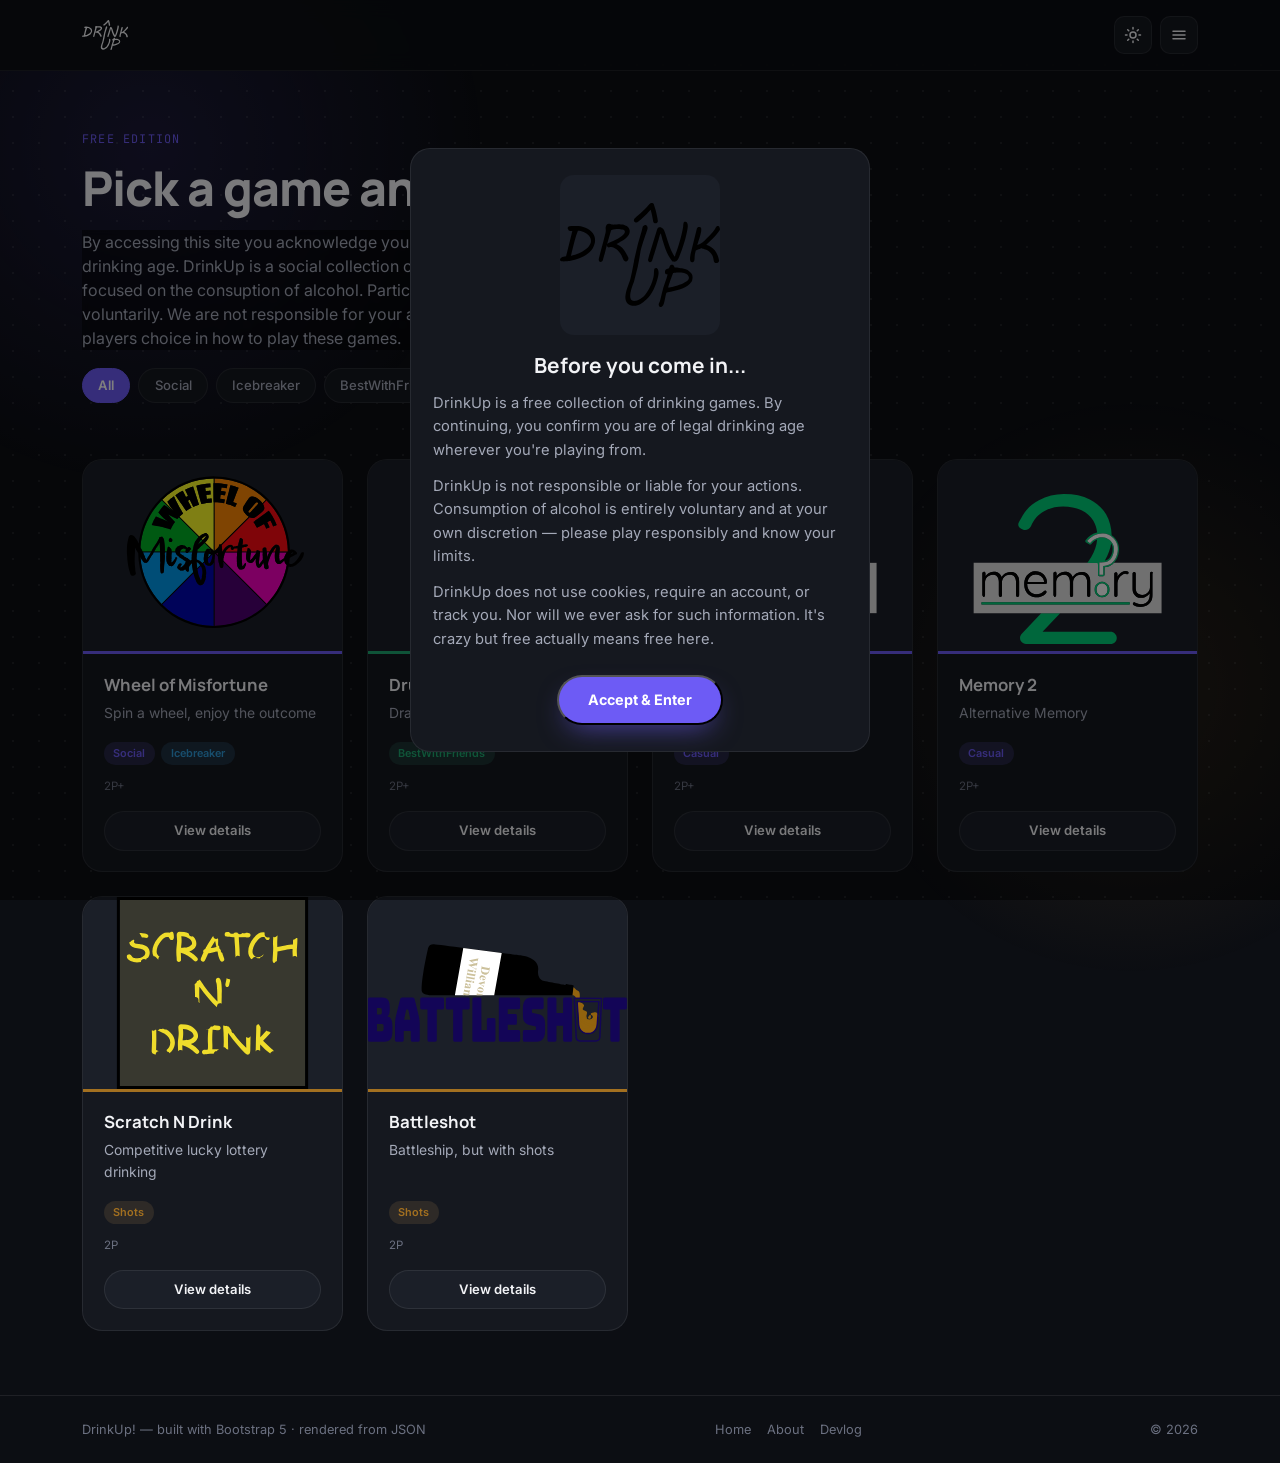
<file: index.html>
<!DOCTYPE html>
<html lang="en" data-theme="dark">
<head>
<meta charset="UTF-8">
<meta name="viewport" content="width=device-width, initial-scale=1, viewport-fit=cover">
<title>DrinkUp!</title>

<!-- Bootstrap 5 via jsDelivr -->
<link href="https://cdn.jsdelivr.net/npm/bootstrap@5.3.3/dist/css/bootstrap.min.css" rel="stylesheet">

<!-- Fonts -->
<link rel="preconnect" href="https://fonts.googleapis.com">
<link href="https://fonts.googleapis.com/css2?family=Manrope:wght@500;700;800&family=Inter:wght@400;500;600;700&family=JetBrains+Mono:wght@400;600&family=Cinzel:wght@600;700&family=MedievalSharp&family=Special+Elite&family=Bebas+Neue&family=Oswald:wght@500;600&family=Quicksand:wght@600;700&display=swap" rel="stylesheet">

<!-- Theme variables (base + specialty color themes) -->
<link href="themes/base.css" rel="stylesheet">
<link href="themes/luxury-bar/luxury-bar.css" rel="stylesheet">
<link href="themes/fantasy-tavern/fantasy-tavern.css" rel="stylesheet">
<link href="themes/dive-bar/dive-bar.css" rel="stylesheet">
<link href="themes/liquor-store/liquor-store.css" rel="stylesheet">
<link href="themes/brewery/brewery.css" rel="stylesheet">
<link href="themes/micro-brewery/micro-brewery.css" rel="stylesheet">

<!-- Holiday themes (placeholders — see scripts/theme.js for seasonal auto-default) -->
<link href="themes/halloween/halloween.css" rel="stylesheet">
<link href="themes/christmas/christmas.css" rel="stylesheet">
<link href="themes/st-paddy/st-paddy.css" rel="stylesheet">
<link href="themes/independence-day/independence-day.css" rel="stylesheet">
<link href="themes/new-year/new-year.css" rel="stylesheet">

<!-- Layout & component styles -->
<link href="styles/main.css" rel="stylesheet">

</head>
<body>

<div class="ambient-layer" id="ambientLayer" aria-hidden="true"></div>

<!-- ============ TOP BAR (injected by scripts/topbar.js) ============ -->
<div id="topbar-root"></div>

<!-- ============ HERO ============ -->
<section class="hero">
  <div class="container">
    <div class="hero-eyebrow font-mono">Free Edition</div>
    <h1 class="hero-title">Pick a game and start drinking!</h1>
    <p class="hero-sub">By accessing this site you acknowledge you are of the legal drinking age. DrinkUp is a social collection of games, primarily focused on the consuption of alcohol. Participation is soley voluntarily. We are not responsible for your actions and it is the players choice in how to play these games.</p>

    <div class="chip-row d-flex flex-wrap gap-2" id="chipRow"></div>
  </div>
</section>

<!-- ============ GRID ============ -->
<section class="grid-section">
  <div class="container">
    <div class="row g-4" id="gameGrid"></div>

    <div class="empty-state" id="emptyState">
      <div class="glyph">🎮</div>
      <div>No matches — try a different category</div>
    </div>
  </div>
</section>

<!-- ============ FOOTER (injected by scripts/footer.js) ============ -->
<div id="footer-root"></div>


<!-- Bootstrap JS via jsDelivr -->
<script src="https://cdn.jsdelivr.net/npm/bootstrap@5.3.3/dist/js/bootstrap.bundle.min.js"></script>

<!-- Game data, then utilities, then behavior, then init -->
<script defer src="GameData/games.js"></script>
<script defer src="scripts/utils.js"></script>
<script defer src="scripts/topbar.js"></script>
<script defer src="scripts/footer.js"></script>
<script defer src="scripts/theme.js"></script>
<script defer src="scripts/render.js"></script>
<script defer src="scripts/app.js" onload="buildChips(); renderGrid();"></script>

</body>
</html>
</file>
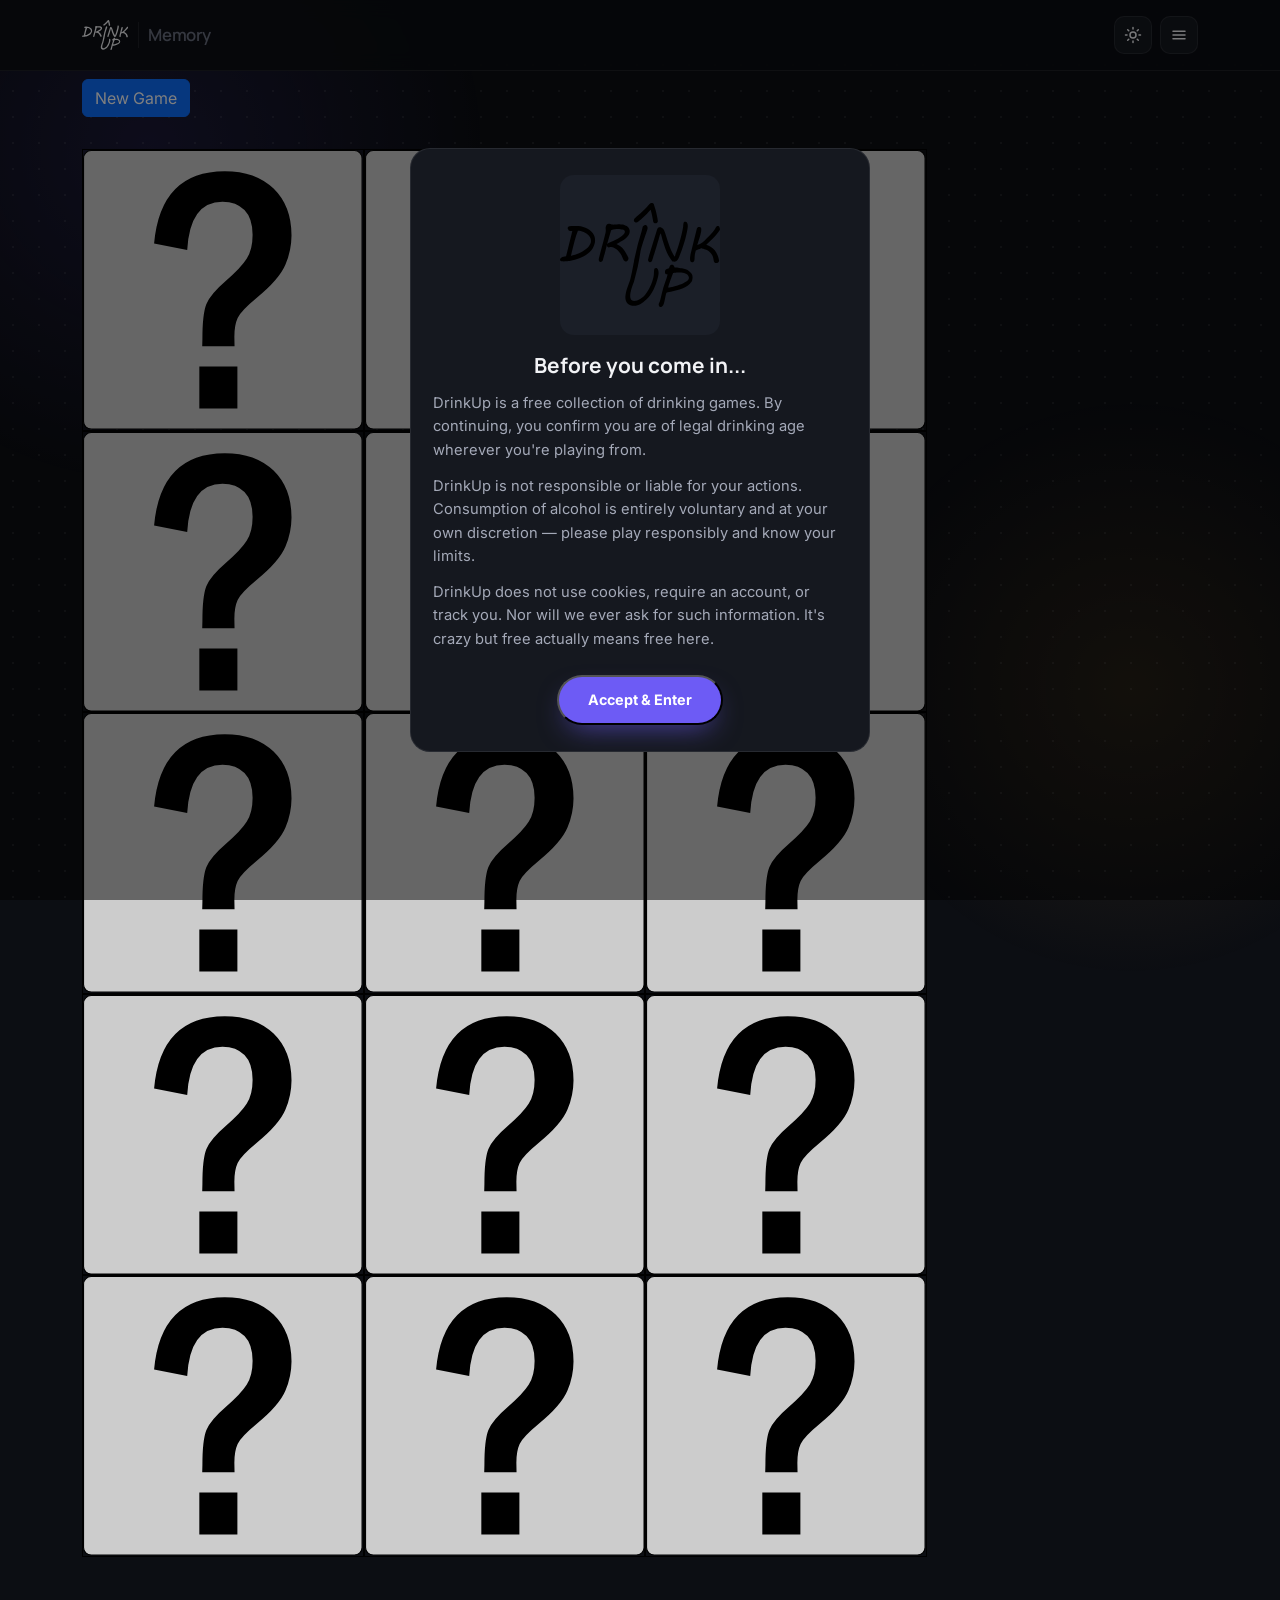
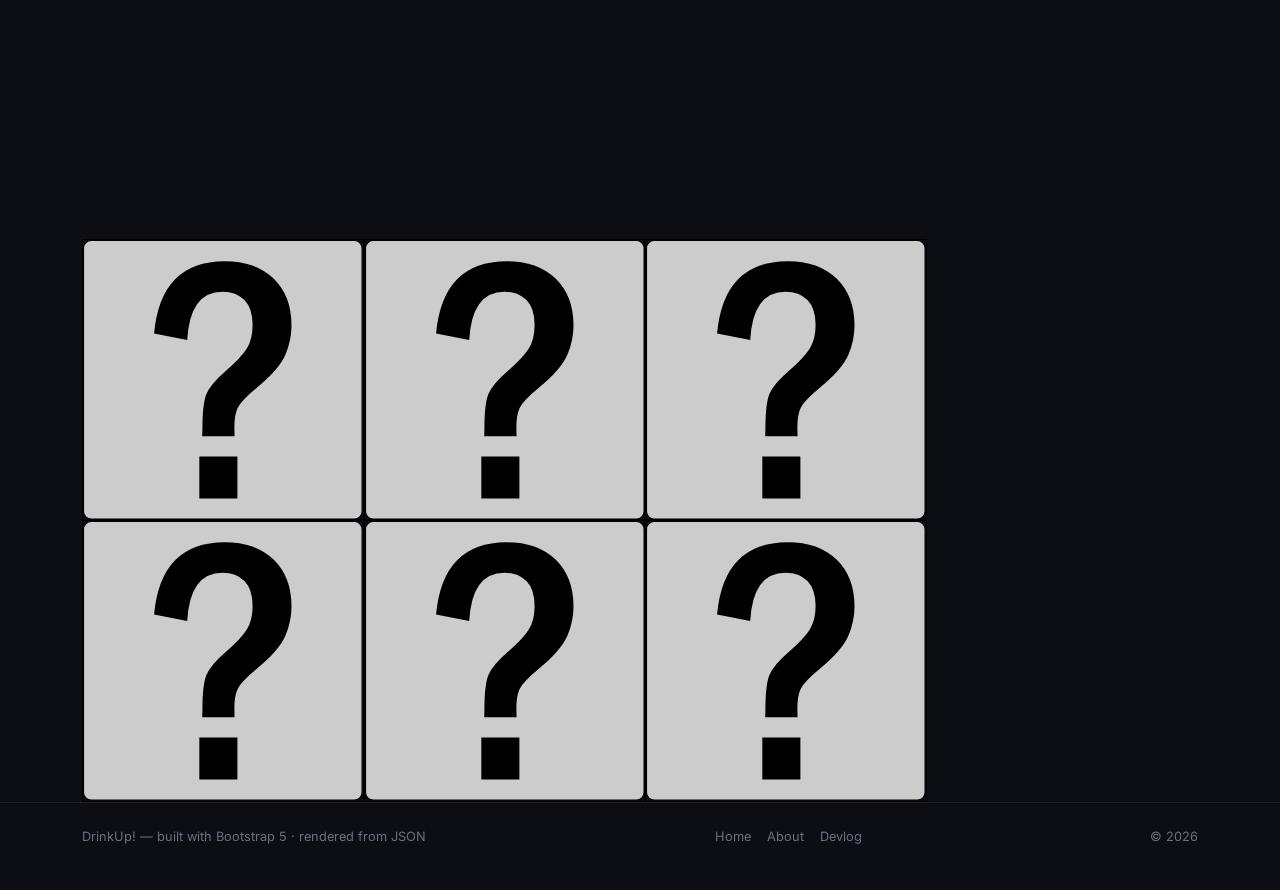
<file: Games/Memory/index.html>
<!DOCTYPE html>
<html lang="en" data-theme="dark">
<head>
<meta charset="UTF-8">
<meta name="viewport" content="width=device-width, initial-scale=1, viewport-fit=cover">
<title>DrinkUp!</title>

<!-- Bootstrap 5 via jsDelivr -->
<link href="https://cdn.jsdelivr.net/npm/bootstrap@5.3.3/dist/css/bootstrap.min.css" rel="stylesheet">

<!-- Fonts -->
<link rel="preconnect" href="https://fonts.googleapis.com">
<link href="https://fonts.googleapis.com/css2?family=Manrope:wght@500;700;800&family=Inter:wght@400;500;600;700&family=JetBrains+Mono:wght@400;600&family=Cinzel:wght@600;700&family=MedievalSharp&family=Special+Elite&family=Bebas+Neue&family=Oswald:wght@500;600&family=Quicksand:wght@600;700&display=swap" rel="stylesheet">

<!-- Theme variables (base + specialty color themes) -->
<link href="/themes/base.css" rel="stylesheet">
<link href="/themes/luxury-bar/luxury-bar.css" rel="stylesheet">
<link href="/themes/fantasy-tavern/fantasy-tavern.css" rel="stylesheet">
<link href="/themes/dive-bar/dive-bar.css" rel="stylesheet">
<link href="/themes/liquor-store/liquor-store.css" rel="stylesheet">
<link href="/themes/brewery/brewery.css" rel="stylesheet">
<link href="/themes/micro-brewery/micro-brewery.css" rel="stylesheet">

<!-- Holiday themes (placeholders — see scripts/theme.js for seasonal auto-default) -->
<link href="/themes/halloween/halloween.css" rel="stylesheet">
<link href="/themes/christmas/christmas.css" rel="stylesheet">
<link href="/themes/st-paddy/st-paddy.css" rel="stylesheet">
<link href="/themes/independence-day/independence-day.css" rel="stylesheet">
<link href="/themes/new-year/new-year.css" rel="stylesheet">

<!-- Layout & component styles -->
<link href="/styles/main.css" rel="stylesheet">

</head>
<body>
    	<style>
		body {
			padding-bottom: 20px;
			overscroll-behavior: contain;
		}
		.card-org {
			display:block;
			width: 22vw;
			height: 22vw;
			position: relative;
			-webkit-backface-visibility: hidden;
			backface-visibility: hidden;
		}
		
		.card-default {
			transition: 1s;
			position: absolute;
			top: 0px;
			left: 0px;
			width: 22vw;
			height: 22vw;
			-webkit-backface-visibility: hidden;
			backface-visibility: hidden;
			border: 1px solid black;
		}
		
		.card-front {
			transform: rotateY(180deg);
			background-color: var(--surface-2);	
		}
		
		#GameBoard {
			display: flex;
			flex-wrap: wrap;
		}
		
		.match {
			background-color: green;
			filter: opacity(50%);
		}

		.flippedf {
			transform: rotateY(0deg);
		}
		.flippedb {
			transform: rotateY(180deg);
		}
	</style>

<div class="ambient-layer" id="ambientLayer" aria-hidden="true"></div>

<!-- ============ TOP BAR (injected by scripts/topbar.js) ============ -->
<div id="topbar-root"></div>
	<nav class="navbar navbar-default" style="margin-bottom: 0px;">
      <div class="container">
        <div class="navbar-header">
            <button class="btn btn-primary navbar-btn" onclick="NewCard()">New Game</button>
        </div>
      </div>
    </nav>

<div>
		<div class="container">
			<br />
			<div id="GameBoard"></div>
		</div>
	</div>
<!-- ============ FOOTER (injected by scripts/footer.js) ============ -->
<div id="footer-root"></div>


	<div class="modal fade" id="gameHowToPlayModal" data-bs-backdrop="static" data-bs-keyboard="false" tabindex="-1" aria-labelledby="staticBackdropLabel" aria-hidden="true">
		<div class="modal-dialog modal-dialog-centered modal-dialog-scrollable">
			<div class="modal-content">
				<div class="modal-header">
					<h5 class="modal-title">How To Play</h5>
				</div>
				<div class="modal-body">
					<p>Take turns flipping tiles. Tap 2 different tiles to flip them over. If they match give that drink and go again, if they differ take the drink and next players turn. (sometimes there are more than 1 matching pair)</p>
				</div>
				<div class="modal-footer">
					<button type="button" class="btn btn-secondary" data-bs-dismiss="modal">Close</button>
				</div>
			</div>
		</div>
	</div>
	
	<div class="modal fade" id="gameSettingsModal" data-bs-backdrop="static" data-bs-keyboard="false" tabindex="-1" aria-labelledby="staticBackdropLabel" aria-hidden="true">
		<div class="modal-dialog modal-dialog-centered modal-dialog-scrollable">
			<div class="modal-content">
				<div class="modal-header">
					<h5 class="modal-title">Settings</h5>
				</div>
				<div class="modal-body">
					<p>Currently no settings. Sorry.</p>
					<p>Future placeholder to adjust number of tiles.</p>
				</div>
				<div class="modal-footer">
					<button type="button" class="btn btn-secondary" data-bs-dismiss="modal">Close</button>
				</div>
			</div>
		</div>
	</div>


<!-- Bootstrap JS via jsDelivr -->
<script src="https://cdn.jsdelivr.net/npm/bootstrap@5.3.3/dist/js/bootstrap.bundle.min.js"></script>

<!-- Game data, then utilities, then behavior, then init -->
<script defer src="/GameData/games.js"></script>
<script defer src="/scripts/utils.js"></script>
<script defer src="/scripts/topbar.js"></script>
<script defer src="/scripts/footer.js"></script>
<script defer src="/scripts/theme.js"></script>
<script defer src="/scripts/render.js"></script>
<script defer src="/scripts/app.js"></script>
<script defer src="game.js"></script>
</body>
</html>
</file>
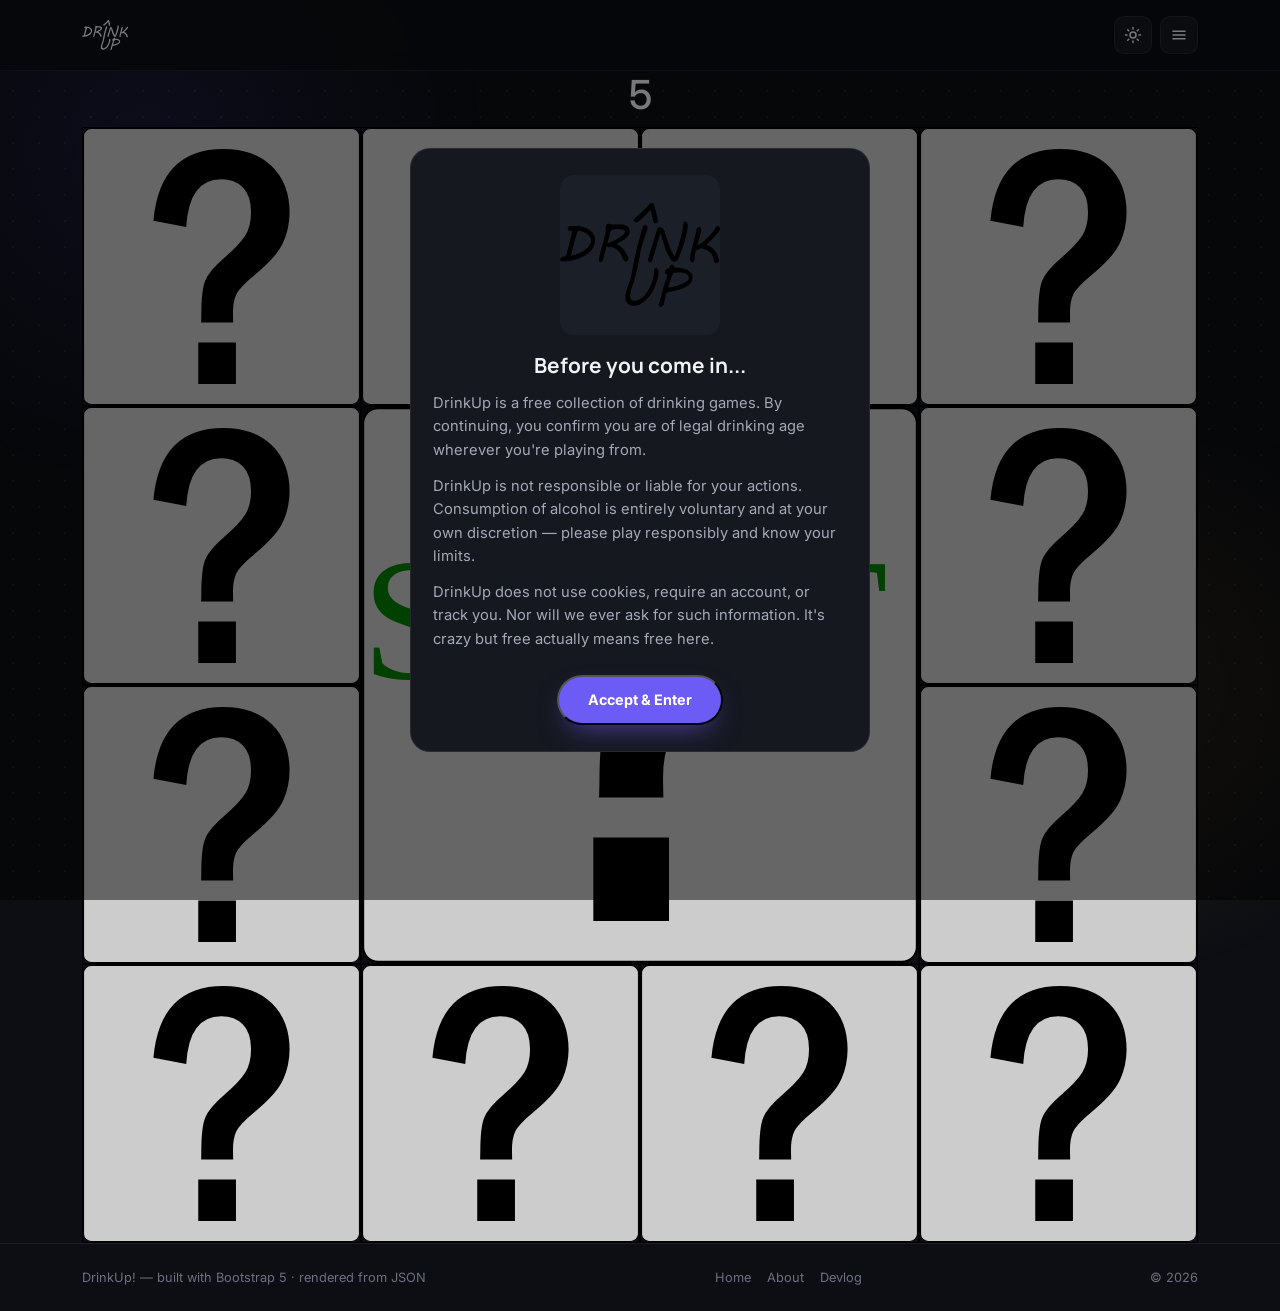
<file: Games/Memory2/index.html>
<!DOCTYPE html>
<html lang="en" data-theme="dark">
<head>
<meta charset="UTF-8">
<meta name="viewport" content="width=device-width, initial-scale=1, viewport-fit=cover">
<title>DrinkUp!</title>

<!-- Bootstrap 5 via jsDelivr -->
<link href="https://cdn.jsdelivr.net/npm/bootstrap@5.3.3/dist/css/bootstrap.min.css" rel="stylesheet">

<!-- Fonts -->
<link rel="preconnect" href="https://fonts.googleapis.com">
<link href="https://fonts.googleapis.com/css2?family=Manrope:wght@500;700;800&family=Inter:wght@400;500;600;700&family=JetBrains+Mono:wght@400;600&family=Cinzel:wght@600;700&family=MedievalSharp&family=Special+Elite&family=Bebas+Neue&family=Oswald:wght@500;600&family=Quicksand:wght@600;700&display=swap" rel="stylesheet">

<!-- Theme variables (base + specialty color themes) -->
<link href="/themes/base.css" rel="stylesheet">
<link href="/themes/luxury-bar/luxury-bar.css" rel="stylesheet">
<link href="/themes/fantasy-tavern/fantasy-tavern.css" rel="stylesheet">
<link href="/themes/dive-bar/dive-bar.css" rel="stylesheet">
<link href="/themes/liquor-store/liquor-store.css" rel="stylesheet">
<link href="/themes/brewery/brewery.css" rel="stylesheet">
<link href="/themes/micro-brewery/micro-brewery.css" rel="stylesheet">

<!-- Holiday themes (placeholders — see scripts/theme.js for seasonal auto-default) -->
<link href="/themes/halloween/halloween.css" rel="stylesheet">
<link href="/themes/christmas/christmas.css" rel="stylesheet">
<link href="/themes/st-paddy/st-paddy.css" rel="stylesheet">
<link href="/themes/independence-day/independence-day.css" rel="stylesheet">
<link href="/themes/new-year/new-year.css" rel="stylesheet">

<!-- Layout & component styles -->
<link href="/styles/main.css" rel="stylesheet">

</head>
<body>
<style>
		.card-org {
			display:block;
			position: relative;
			-webkit-backface-visibility: hidden;
			backface-visibility: hidden;
		}
		
		.card-default {
			transition-duration: 1s;
    transition-timing-function: ease;
    transition-delay: 0s;
    transition-property: transform;
			position: absolute;
			top: 0px;
			left: 0px;
			-webkit-backface-visibility: hidden;
			backface-visibility: hidden;
			border: 1px solid black;
		}
		
        /* unused placeholder
		.card-back {
			
		}
		*/
		.card-front {
			transform: rotateY(180deg);
			background-color: blue;	
			position: relative;
		}
		
		#GameBoard {
			display: flex;
			flex-wrap: wrap;
		}
		
		.match {
			background-color: gray;
			filter: opacity(50%);
		}

		.flippedf {
			transform: rotateY(0deg);
		}
		.flippedb {
			transform: rotateY(180deg);
		}
	</style>
<div class="ambient-layer" id="ambientLayer" aria-hidden="true"></div>

<!-- ============ TOP BAR (injected by scripts/topbar.js) ============ -->
<div id="topbar-root"></div>


	<!-- MAIN BODY DIV -->
	<div class="container">
		<div class="row justify-content-md-center">
			<div class="col-md-auto d-flex justify-content-center">
				<h1 id="Timer">5</h1>
			</div>
		</div>
		<div id="gameboard"></div>
	</div>
	

<!-- ============ FOOTER (injected by scripts/footer.js) ============ -->
<div id="footer-root"></div>
	<div class="modal fade" id="gameHowToPlayModal" data-bs-backdrop="static" data-bs-keyboard="false" tabindex="-1" aria-labelledby="staticBackdropLabel" aria-hidden="true">
		<div class="modal-dialog modal-dialog-centered modal-dialog-scrollable">
			<div class="modal-content">
				<div class="modal-header">
					<h5 class="modal-title">How To Play</h5>
				</div>
				<div class="modal-body">
					<p>When you click the start button all the small tiles will be revealed. You will have 5 seconds to memorize the images. When time is up all small tiles will flip back over and the large tile will be revealed. Take turns flipping a single small tile. Tap a tile to flip them over. If it matches the big tile give a drink and go again, if they differ take a drink and next players turn. The big tile will then change to a new image. (sometimes there are more than 1 matching set)</p>
					<p>Time, gameboard size, and drinking rules can be adjusted for prefered experience.</p>
				</div>
				<div class="modal-footer">
					<button type="button" class="btn btn-secondary" data-bs-dismiss="modal">Close</button>
				</div>
			</div>
		</div>
	</div>
	
	<div class="modal fade" id="gameSettingsModal" data-bs-backdrop="static" data-bs-keyboard="false" tabindex="-1" aria-labelledby="staticBackdropLabel" aria-hidden="true">
		<div class="modal-dialog modal-dialog-centered modal-dialog-scrollable">
			<div class="modal-content">
				<div class="modal-header">
					<h5 class="modal-title">Settings</h5>
				</div>
				<div class="modal-body">
					<label id="GameTimerSliderLabel" for="GameTimeSlider" class="form-label">Timer: 5 seconds</label>
					<input type="range" class="form-range" id="GameTimeSlider" value="5" min="1" max="20" step="1"  oninput="UpdateLabelTimerSlider(event)">
				</div>
				<div class="modal-body">
					<label id="GameSizeSliderLabel" for="GameSizeSlider" class="form-label">Difficulty: NORMAL (4x4)</label>
					<input type="range" class="form-range" id="GameSizeSlider" value="1" min="0" max="3" step="1"  oninput="UpdateLabelSizeSlider(event)">
				</div>
				<div class="modal-body">
					<label id="GameRulesSliderLabel" for="GameRulesSlider" class="form-label">Drinking Rules: Give 1 Take 1</label>
					<input type="range" class="form-range" id="GameRulesSlider" value="0" min="0" max="3" step="1"  oninput="UpdateGameRulesSlider(event)">
					<p class="GameRulesDesc">(Give/Take 1 drink per guess)</p>
				</div>
				<div class="modal-footer">
					<button type="button" class="btn btn-secondary" data-bs-dismiss="modal">Close</button>
				</div>
			</div>
		</div>
	</div>
	<div class="modal fade" id="MatchModal" data-bs-backdrop="static" data-bs-keyboard="false" tabindex="-1" aria-labelledby="staticBackdropLabel" aria-hidden="true">
		<div class="modal-dialog modal-dialog-centered modal-dialog-scrollable">
			<div class="modal-content">

				<div class="modal-content" style="overflow-y: auto;">
					<div>
					<img id="MatchModalImg"  style="width: 50%;" class="rounded float-start" />
					<img id="MatchModalImgPrim"  style="width: 50%;" class="rounded float-end" />
					</div>
					<span></span>
					<h1 id="MatchModalTitle">Test 1</h1>
					<button id="MatchModalBtn" data-bs-dismiss="modal"  class="btn btn-lg btn-primary">Close</button>
					
					<h3 id="MatchModalDesc"></h3>
					<br>
					<h3 class="GameRulesDesc">(Give/Take 1 drink per guess)</h3>
				</div>
			</div>
		</div>
	</div>

<!-- Bootstrap JS via jsDelivr -->
<script src="https://cdn.jsdelivr.net/npm/bootstrap@5.3.3/dist/js/bootstrap.bundle.min.js"></script>

<!-- Game data, then utilities, then behavior, then init -->
<script defer src="/GameData/games.js"></script>
<script defer src="/scripts/utils.js"></script>
<script defer src="/scripts/topbar.js"></script>
<script defer src="/scripts/footer.js"></script>
<script defer src="/scripts/theme.js"></script>
<script defer src="/scripts/render.js"></script>
<script defer src="/scripts/app.js"></script>
<script defer src="game.js"></script>
</body>
</html>
</file>
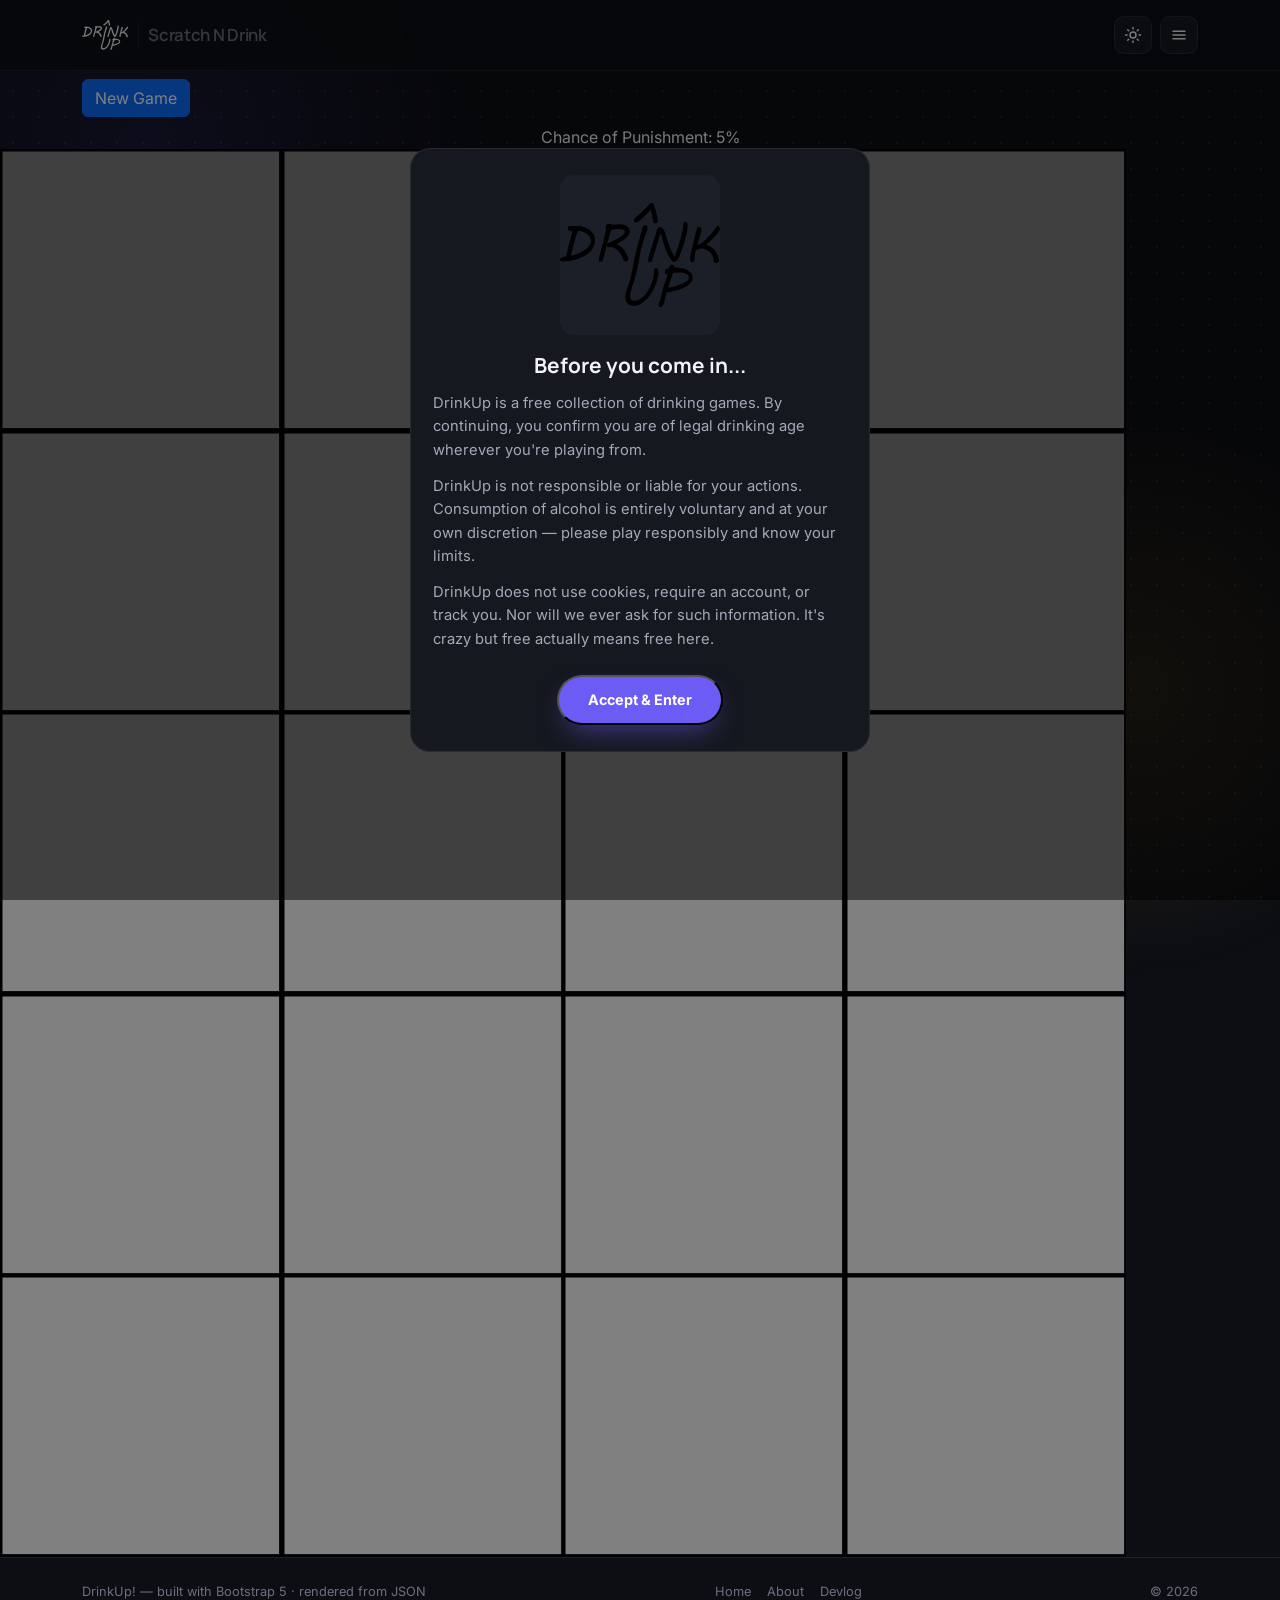
<file: Games/ScratchNDrink/index.html>
<!DOCTYPE html>
<html lang="en" data-theme="dark">
<head>
<meta charset="UTF-8">
<meta name="viewport" content="width=device-width, initial-scale=1, viewport-fit=cover">
<title>DrinkUp!</title>

<!-- Bootstrap 5 via jsDelivr -->
<link href="https://cdn.jsdelivr.net/npm/bootstrap@5.3.3/dist/css/bootstrap.min.css" rel="stylesheet">

<!-- Fonts -->
<link rel="preconnect" href="https://fonts.googleapis.com">
<link href="https://fonts.googleapis.com/css2?family=Manrope:wght@500;700;800&family=Inter:wght@400;500;600;700&family=JetBrains+Mono:wght@400;600&family=Cinzel:wght@600;700&family=MedievalSharp&family=Special+Elite&family=Bebas+Neue&family=Oswald:wght@500;600&family=Quicksand:wght@600;700&display=swap" rel="stylesheet">

<!-- Theme variables (base + specialty color themes) -->
<link href="/themes/base.css" rel="stylesheet">
<link href="/themes/luxury-bar/luxury-bar.css" rel="stylesheet">
<link href="/themes/fantasy-tavern/fantasy-tavern.css" rel="stylesheet">
<link href="/themes/dive-bar/dive-bar.css" rel="stylesheet">
<link href="/themes/liquor-store/liquor-store.css" rel="stylesheet">
<link href="/themes/brewery/brewery.css" rel="stylesheet">
<link href="/themes/micro-brewery/micro-brewery.css" rel="stylesheet">

<!-- Holiday themes (placeholders — see scripts/theme.js for seasonal auto-default) -->
<link href="/themes/halloween/halloween.css" rel="stylesheet">
<link href="/themes/christmas/christmas.css" rel="stylesheet">
<link href="/themes/st-paddy/st-paddy.css" rel="stylesheet">
<link href="/themes/independence-day/independence-day.css" rel="stylesheet">
<link href="/themes/new-year/new-year.css" rel="stylesheet">

<!-- Layout & component styles -->
<link href="/styles/main.css" rel="stylesheet">

</head>
<body>

<div class="ambient-layer" id="ambientLayer" aria-hidden="true"></div>

<!-- ============ TOP BAR (injected by scripts/topbar.js) ============ -->
<div id="topbar-root"></div>




<nav class="navbar navbar-default" style="margin-bottom: 0px;">
      <div class="container">
			<button onclick="NewCard()" class="btn btn-primary">New Game</button>
        </div>
      </div>
    </nav>

	<!-- Content -->
	<div class="container">
		<div id="GameStats">
			<div class="text-center" id="perc-crossbones">Chance of Death: 100%</div>

		</div>
	</div>
	<div id="GameBoard"></div>


	<div class="modal fade" id="gameHowToPlayModal" tabindex="-1" aria-labelledby="gameHowToPlayModalLabel" aria-hidden="true">
		<div class="modal-dialog modal-dialog-centered modal-dialog-scrollable">
			<div class="modal-content">
				<div class="modal-header">
					<h5 class="modal-title" id="gameHowToPlayModalLabel">How To Play</h5>
					<button type="button" class="btn-close" data-bs-dismiss="modal" aria-label="Close"></button>
				</div>
				<div class="modal-body">
					<p><b><u>REQUIRES TOUCH SCREEN DEVICE</u></b></p>
					<p>Take turns revealing tiles by scratching off the grey with your finger and do what they say. Beware the skull and bones. You have to take the punishment if you reveal that.</p>
					<p>Punishments can be anything to the imagination of the players and each player can have a different punishment. Popular punishments include taking a shot, getting sharpied or becoming the beer bitch.</p>
					<h1>Image Key:</h1>
					<div class="container">
						<div class="row border panel panel-primary">
							<div class="col-12">
								<image class="float-start" id="keyBeer" src="/images/Icons/beer.svg" height="100px" width="100px"></image>
								<h2 class="h2">Drink 1</h2>
							</div>
						</div>
						<div class="row border panel panel-primary">
							<div class="col-12">
								<image class="float-start" id="keyBeer2" src="/images/Icons/beer2.svg" height="100px" width="100px"></image>
								<h2 class="align-middle">Drink 2</h2>
							</div>
						</div>
						<div class="row border panel panel-primary">
							<div class="col-12">
								<image class="float-start"  id="keySafe" src="/images/Icons/safe.svg" height="100px" width="100px"></image>
								<h2 class="h2">Safe (do nothing)</h2>
							</div>
						</div>
						<div class="row border panel panel-primary">
							<div class="col-12">
								<image class="float-start" id="keyAgain" src="/images/Icons/repeat.svg" height="100px" width="100px"></image>
								<h2 class="h2">Go Again</h2>
							</div>
						</div>
						<div class="row border panel panel-primary">
							<div class="col-12">
								<image class="float-start" id="keySkull" src="/images/Icons/crossbones.svg" height="100px" width="100px"></image>
								<h2 class="h2">Take The Punishment</h2>
							</div>
						</div>
					</div>
				</div>
				<div class="modal-footer">
					<button type="button" class="btn btn-secondary" data-bs-dismiss="modal">Close</button>
				</div>
			</div>
		</div>
	</div>

	<div class="modal fade" id="gameSettingsModal" tabindex="-1" aria-labelledby="gameSettingsModalLabel" aria-hidden="true">
		<div class="modal-dialog modal-dialog-centered modal-dialog-scrollable">
			<div class="modal-content">
				<div class="modal-header">
					<h5 class="modal-title" id="gameSettingsModalLabel">Settings</h5>
					<button type="button" class="btn-close" data-bs-dismiss="modal" aria-label="Close"></button>
				</div>
				<div class="modal-body">
					<p>Adjust the number of each type of scratch off.</p>
		<p><b>Too many options may cause issues with scrolling.</b> Use the purposeful whitespace on the right hand side of the screen to scroll to avoid accidentally scratching off a tile.</p>
		
		<label for="sliderbeer" class="form-label">Drink 1: </label><label for="sliderbeer" class="form-label">8</label>
		<input type="range" class="form-range settingsSlider" id="sliderbeer" min="0" max="10" value="8" oninput='UpdateSliderLabel(event)'>
		
		<label for="sliderbeer2" class="form-label">Drink 2: </label><label for="sliderbeer2" class="form-label">4</label>
		<input type="range" class="form-range settingsSlider" id="sliderbeer2" min="0" max="10" value="4" oninput='UpdateSliderLabel(event)'>
		
		<label for="slidersafe" class="form-label">Safe: </label><label for="slidersafe" class="form-label">5</label>
		<input type="range" class="form-range settingsSlider" id="slidersafe" min="0" max="10" value="5" oninput='UpdateSliderLabel(event)'>
		
		<label for="sliderrepeat" class="form-label">Repeat: </label><label for="sliderrepeat" class="form-label">5</label>
		<input type="range" class="form-range settingsSlider" id="sliderrepeat" min="0" max="10" value="2" oninput='UpdateSliderLabel(event)'>
		
		<label for="slidercrossbones" class="form-label">Crossbones: </label><label for="slidercrossbones" class="form-label">1</label>
		<input type="range" class="form-range settingsSlider" id="slidercrossbones" min="0" max="10" value="1" oninput='UpdateSliderLabel(event)'>
				
				</div>
				<div class="modal-footer">
					<button type="button" class="btn btn-secondary" data-bs-dismiss="modal">Close</button>
				</div>
			</div>
		</div>
	</div>









<!-- ============ FOOTER (injected by scripts/footer.js) ============ -->
<div id="footer-root"></div>



<!-- Bootstrap JS via jsDelivr -->
<script src="https://cdn.jsdelivr.net/npm/bootstrap@5.3.3/dist/js/bootstrap.bundle.min.js"></script>

<!-- Game data, then utilities, then behavior, then init -->
<script defer src="/GameData/games.js"></script>
<script defer src="/scripts/utils.js"></script>
<script defer src="/scripts/topbar.js"></script>
<script defer src="/scripts/footer.js"></script>
<script defer src="/scripts/theme.js"></script>
<script defer src="/scripts/render.js"></script>
<script defer src="/scripts/app.js"></script>


<script src="https://code.jquery.com/jquery-1.12.4.min.js" integrity="sha384-nvAa0+6Qg9clwYCGGPpDQLVpLNn0fRaROjHqs13t4Ggj3Ez50XnGQqc/r8MhnRDZ" crossorigin="anonymous"></script>
<script defer src="game.js"></script>
</body>
</html>
</file>
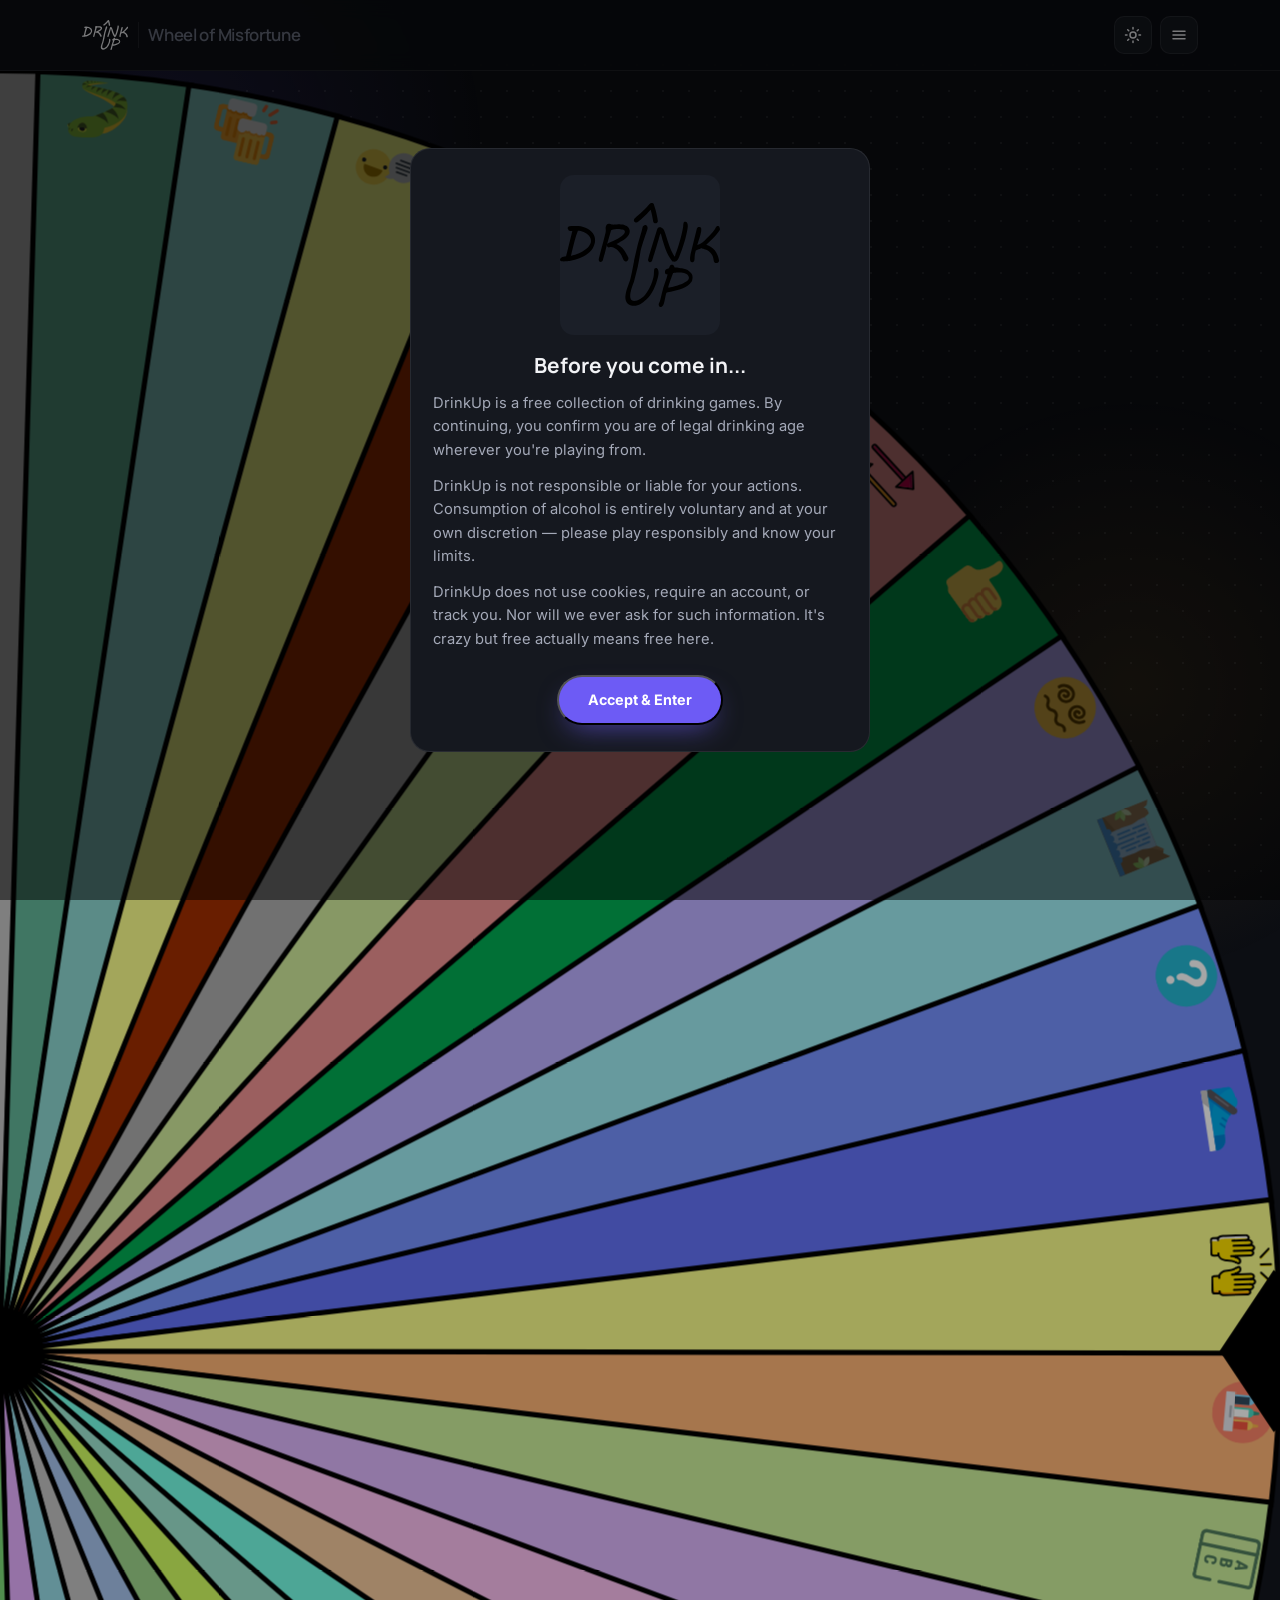
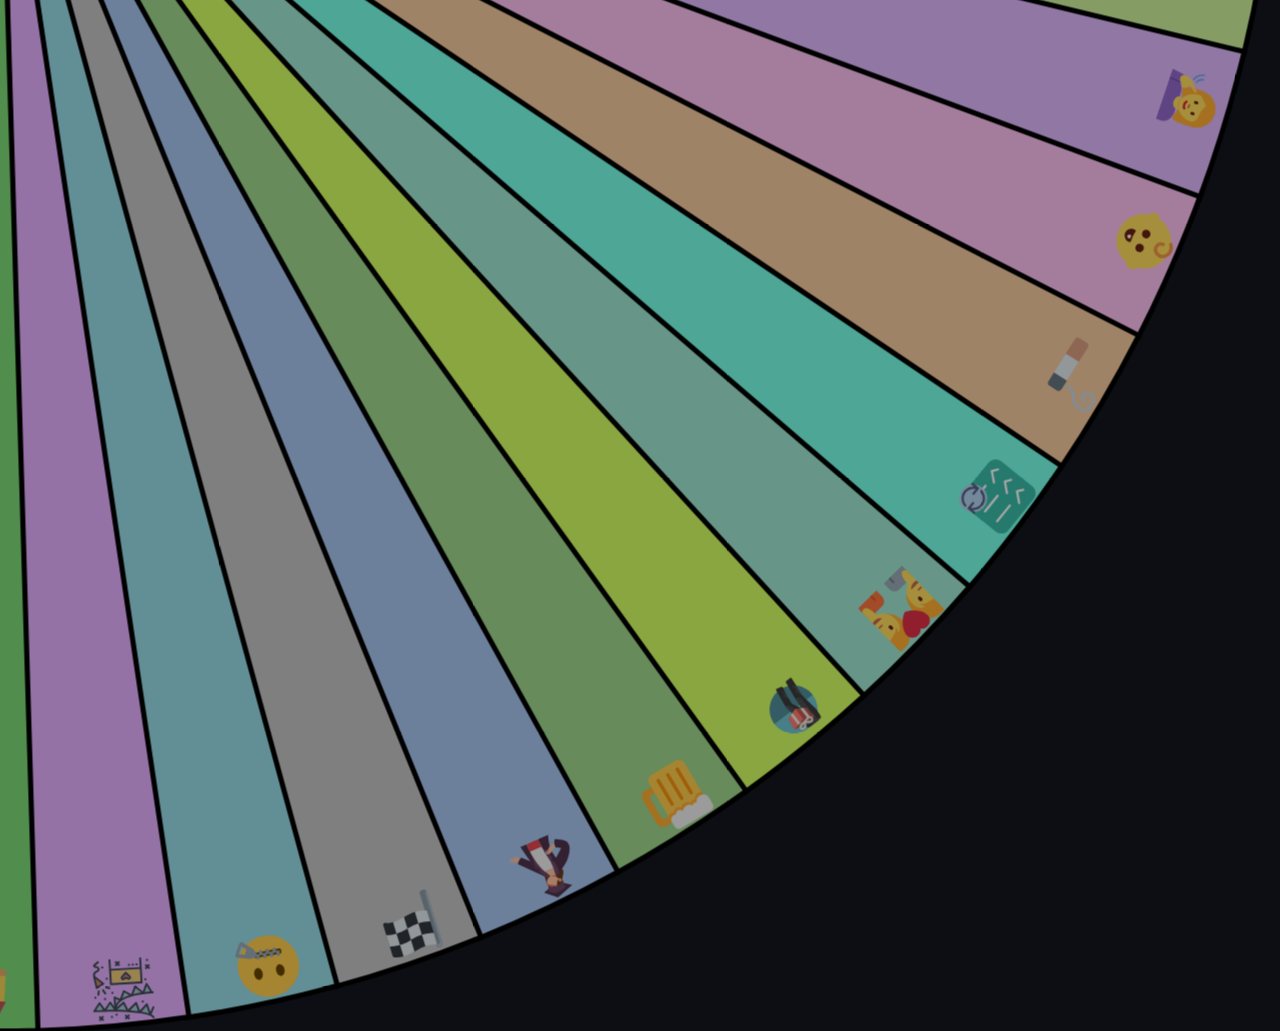
<file: Games/WheelOfMisfortune/index.html>
<!DOCTYPE html>
<html lang="en">
    <head>
		<!--<base href="/DrinkUpAI/"/>-->
        <meta charset="utf-8" />
        <meta name="viewport" content="width=device-width, initial-scale=1, shrink-to-fit=no" />
        <title>Wheel Of Misfortune</title>
		<!--<link href="../../css/bootstrap.min.3.4.1.css" rel="stylesheet">-->
		<!-- Bootstrap 5 via jsDelivr -->
<link href="https://cdn.jsdelivr.net/npm/bootstrap@5.3.3/dist/css/bootstrap.min.css" rel="stylesheet">

<!-- Fonts -->
<link rel="preconnect" href="https://fonts.googleapis.com">
<link href="https://fonts.googleapis.com/css2?family=Manrope:wght@500;700;800&family=Inter:wght@400;500;600;700&family=JetBrains+Mono:wght@400;600&family=Cinzel:wght@600;700&family=MedievalSharp&family=Special+Elite&family=Bebas+Neue&family=Oswald:wght@500;600&family=Quicksand:wght@600;700&display=swap" rel="stylesheet">

<!-- Theme variables (base + specialty color themes) -->
<link href="/themes/base.css" rel="stylesheet">
<link href="/themes/luxury-bar/luxury-bar.css" rel="stylesheet">
<link href="/themes/fantasy-tavern/fantasy-tavern.css" rel="stylesheet">
<link href="/themes/dive-bar/dive-bar.css" rel="stylesheet">
<link href="/themes/liquor-store/liquor-store.css" rel="stylesheet">
<link href="/themes/brewery/brewery.css" rel="stylesheet">
<link href="/themes/micro-brewery/micro-brewery.css" rel="stylesheet">

<!-- Holiday themes (placeholders — see scripts/theme.js for seasonal auto-default) -->
<link href="/themes/halloween/halloween.css" rel="stylesheet">
<link href="/themes/christmas/christmas.css" rel="stylesheet">
<link href="/themes/st-paddy/st-paddy.css" rel="stylesheet">
<link href="/themes/independence-day/independence-day.css" rel="stylesheet">
<link href="/themes/new-year/new-year.css" rel="stylesheet">

<!-- Layout & component styles -->
<link href="/styles/main.css" rel="stylesheet">
    </head>
<body>
<style>
:root {
	--spinSec: 0ms;
	--spinMax: 0deg;
}
.startSpin{
	animation: rotation var(--spinSec) 1 forwards;
	animation-timing-function: cubic-bezier(0, 0.75, 0.75, 1.0);
	transform-origin: 100% 50%;
	}
@keyframes rotation {
	from {transform: rotate(0deg);}
	to   {transform: rotate(var(--spinMax));}
	}
.postSpin{
	transform: rotate(var(--spinMax));
	transform-origin: 100% 50%;
}

	.setting-option{
		background-color: rgba(145,145,145, 0.2);
	}
	
	.setting-option p{
		display: inline-block;
		margin: 10px 10px;
	}
	
	.setting-option button{
		display: inline-block;
	}
	

</style>
	<!-- Fixed navbar -->
	<div id="topbar-root"></div>
	
		
	<div>
		<svg version="1.1" xmlns="http://www.w3.org/2000/svg" xmlns:xlink="http://www.w3.org/1999/xlink" style="height:100%;" viewBox="250 0 250 500" >
			<g stroke-width="50%" fill="transparent" id="tire" class="startSpin" onclick='toggleSpin()' onanimationend='GetColor(event)'></g>
			<path d="M 500 235 L 490 250 L 500 265" stroke-width="3" stroke="black" />
		</svg>
	</div>
	


	<div class="modal fade" id="MisfortuneModal" data-bs-backdrop="static" data-bs-keyboard="false" tabindex="-1" aria-labelledby="staticBackdropLabel" aria-hidden="true">
		<div class="modal-dialog modal-dialog-centered modal-dialog-scrollable modal-fullscreen">
			<div class="modal-content">

				<div class="modal-content" style="overflow-y: auto;">
					<img id="MisfortuneModalImg"  style="width: 100%;" />
					<span></span>
					<h1 id="MisfortuneModalTitle">Test 1</h1>
					<button data-bs-dismiss="modal"  class="btn btn-lg btn-primary">Close</button>
					<h3 id="MisfortuneModalDesc"></h3>
						<svg width="95vw" height="95vw" viewBox="250 0 250 500">
							<g stroke-width="50%" fill="transparent" id="MisfortuneModalMiniWheel" class="startSpin"></g>
							<line x1="450" y1="250" x2="500" y2="250" stroke-width="10" stroke="black" />
						</svg>

				
				</div>
			</div>
		</div>
	</div>

	<div class="modal fade" id="gameSettingsModal" tabindex="-1" aria-labelledby="gameSettingsModalLabel" aria-hidden="true">
		<div class="modal-dialog modal-dialog-centered modal-dialog-scrollable">
			<div class="modal-content">
				<div class="modal-header">
					<h5 class="modal-title" id="gameSettingsModalLabel">Settings</h5>
					<button type="button" class="btn-close" data-bs-dismiss="modal" aria-label="Close"></button>
				</div>
				<div class="modal-body">
					<p>Add or Remove options for the wheel to land on. Make things more or less common to happen.</p>
					<div id="activeSegments">
					</div>
				</div>
				<div class="modal-footer">
					<button type="button" class="btn btn-secondary" data-bs-dismiss="modal">Close</button>
				</div>
			</div>
		</div>
	</div>

	<div class="modal fade" id="gameHowToPlayModal" tabindex="-1" aria-labelledby="gameHowToPlayModalLabel" aria-hidden="true">
		<div class="modal-dialog modal-dialog-centered modal-dialog-scrollable">
			<div class="modal-content">
				<div class="modal-header">
					<h5 class="modal-title" id="gameHowToPlayModalLabel">How To Play</h5>
					<button type="button" class="btn-close" data-bs-dismiss="modal" aria-label="Close"></button>
				</div>
				<div class="modal-body">
					<p>Tap the wheel to start spinning, then do whatever the spinner stops on.</p>
				</div>
				<div class="modal-footer">
					<button type="button" class="btn btn-secondary" data-bs-dismiss="modal">Close</button>
				</div>
			</div>
		</div>
	</div>


	<script src="https://cdn.jsdelivr.net/npm/bootstrap@5.2.1/dist/js/bootstrap.bundle.min.js" integrity="sha384-u1OknCvxWvY5kfmNBILK2hRnQC3Pr17a+RTT6rIHI7NnikvbZlHgTPOOmMi466C8" crossorigin="anonymous"></script>
	<script src="https://ajax.googleapis.com/ajax/libs/jquery/3.6.0/jquery.min.js"></script>
	<script defer src="/GameData/games.js"></script>
<script defer src="/scripts/utils.js"></script>
<script defer src="/scripts/topbar.js"></script>
<script defer src="/scripts/theme.js"></script>
<script defer src="/scripts/render.js"></script>
<script defer src="/scripts/app.js"></script>
	<script src="spins.js"></script>
	<script src="https://code.jquery.com/jquery-1.12.4.min.js" integrity="sha384-nvAa0+6Qg9clwYCGGPpDQLVpLNn0fRaROjHqs13t4Ggj3Ez50XnGQqc/r8MhnRDZ" crossorigin="anonymous"></script>
	<!--<script src="../../scripts/bootstrap.min.js"></script> -->
	<div id="modalLogin-placeholder"></div>
<script>
	//var optionsString = GetFile("spins.json");
	const jsonAllOptions = spinData; // Options;JSON.parse(optionsString);
	var ActiveOptions = spinData; //JSON.parse(optionsString);

	function toggleSpin(){
		var spinner = document.getElementById("tire");
		spinner.classList.add("startSpin");
		spinner.classList.remove("postSpin");
		var spinPower = Math.trunc((Math.random() * 720) + 720);
		var spinSec = spinPower * 5;

		var r = document.querySelector(':root');
		r.style.setProperty('--spinMax', (spinPower * -1) + 'deg');
		r.style.setProperty('--spinSec', spinSec + 'ms');
		
		//spinner.style= 'transform: rotate(' + spinPower + 'deg); transform-origin: 50% 50%;';
	}

	
	function UpdateSlice(count){
		UpdateAllOptions();
		var spinner = document.getElementById("tire");
		var orgCount = spinner.getElementsByTagName("path").length;
		var newCount = orgCount + count;
		spinner.innerHTML = "";
		


		var startPoint = '0 0'; //translate(50,50)
		
		var radius = 250;
		var fPointX = radius;
		var fPointY = 0;
		var fPoint = fPointX + ' ' + fPointY; //very first point always radius,0
		
		
		var qPointX = Math.ceil(radius * Math.sin(360/newCount * Math.PI / 180.0));
		var qPointY = (radius * Math.cos(360/newCount * Math.PI / 180.0));
		var qPointX2 = Math.ceil((radius * .8) * Math.sin(360/newCount * Math.PI / 180.0));
		var qPointY2 = Math.ceil((radius * .8) * Math.cos(360/newCount * Math.PI / 180.0));
		var qPoint = qPointY + ' ' + qPointX;
		
		var qArcX = qPointX;
		var qArcY = fPointY;
		var qArc = qArcX + ' ' + qArcY;
	

		console.log(qPointY);
		var segWidth = Math.sqrt(Math.pow(qPointY2 - (radius * .8) ,2) + Math.pow(qPointX2 - fPointY ,2))

		for(var i = 0; i < newCount; i++){
			var rotate = (360/newCount) * i;
			
			var imgSize = segWidth / 2;
			var imgX = (qPointY - ((qPointY2 - (radius * .8)) / 2)) - (imgSize / 2);
			var imgY = (qPointX - ((qPointX2 - fPointY) / 2)) - (imgSize / 2);
			//svg.innerHTML += '<path d="M ' + startPoint + ' L ' + fPoint + ' Q ' + qArc + ' ' + qPoint + ' L ' + startPoint + '" fill="blue" stroke="blue" stroke-width="1"/>'; //curved arc
			spinner.innerHTML += '<g transform="translate(' + radius + ',' + radius + ') rotate(' + rotate + ')" style="filter: var(--filter-bright)">' + 
							'<path d="M ' + startPoint + 'L ' + radius +' 0 A ' + radius + ' ' + radius + ' ' + ' 0 0 1 ' + qPointY + ' ' + qPointX + ' L ' + startPoint + '" fill="' + ActiveOptions.Options[i].Color + '" stroke="black" stroke-width="1" />' +							
							'<image x="' + (imgX - (imgSize /2)) + '" y="' + (imgY - (imgSize /2)) + '" width="' + imgSize + 'px" height="' + imgSize + 'px" xlink:href="/images/Icons/' + ActiveOptions.Options[i].Icon + '.svg" style="transform-box: fill-box; transform-origin: center; transform: rotate(95deg);"></image>' +
							//'<circle cx="' + imgX + '" cy="' + imgY + '" r="5" fill="red"/>' +
							'</g>'; //straight line
			

		}
	

	}
	
	function Spin(){
		var spinner = document.getElementById("tire");
		spinner.classList.toggle("tire");
		var spinPower = Math.trunc((Math.random() * 720) + 720);
		var spinSec = spinPower * 5;

		var r = document.querySelector(':root');
		r.style.setProperty('--spinMax', spinPower + 'deg');
		r.style.setProperty('--spinSec', spinSec + 'ms');
		
		setTimeout(spinSec);
		
		spinner.classList.toggle("tire");
		spinner.style= 'transform: rotate(' + spinPower + 'deg); transform-origin: 50% 50%;';
	}
	
	function GetColor(ev){
		var spinner = document.getElementById("tire");
		spinner.classList.add("postSpin");
		spinner.classList.remove("startSpin");
		var spinVal = parseInt(getComputedStyle(spinner).getPropertyValue('--spinMax')) * -1;
		var orgCount = spinner.getElementsByTagName("path").length;
		var diff = 360 / orgCount;	
		var spinRemainer = (spinVal / 360) - Math.floor((spinVal / 360));

		//navigator.vibrate(100);
		document.getElementById("MisfortuneModalTitle").innerHTML = ActiveOptions.Options[Math.ceil((spinRemainer * 360) / diff) - 1].ID;
		document.getElementById("MisfortuneModalDesc").innerHTML = ActiveOptions.Options[Math.ceil((spinRemainer * 360) / diff) - 1].Desc;
		document.getElementById("MisfortuneModalImg").src = '/images/Icons//' + ActiveOptions.Options[Math.ceil((spinRemainer * 360) / diff) - 1].Icon + '.svg';
		
		
		//console.log(ActiveOptions.Options[Math.ceil((spinRemainer * 360) / diff) - 1].MiniWheel);
		//console.log(ActiveOptions.Options[Math.ceil((spinRemainer * 360) / diff) - 1].MiniWheel.length);
		
		
		
		
		
		//miniwheel
		var count = ActiveOptions.Options[Math.ceil((spinRemainer * 360) / diff) - 1].MiniWheel.length;
		if(count > 0) {
		var svg = document.getElementById("MisfortuneModalMiniWheel").parentElement;
			svg.style.display = "block";
		
		
		
		var startPoint = '0 0'; //translate(50,50)
		
		var radius = 250;
		var fPointX = radius;
		var fPointY = 0;
		var fPoint = fPointX + ' ' + fPointY; //very first point always radius,0

		
		var qPointX = Math.ceil(radius * Math.sin(360/count * Math.PI / 180.0));
		var qPointY = Math.ceil(radius * Math.cos(360/count * Math.PI / 180.0));
		var qPointX2 = Math.ceil((radius * .8) * Math.sin(360/count * Math.PI / 180.0));
		var qPointY2 = Math.ceil((radius * .8) * Math.cos(360/count * Math.PI / 180.0));
		var qPoint = qPointY + ' ' + qPointX;
		
		var qArcX = qPointX;
		var qArcY = fPointY;
		var qArc = qArcX + ' ' + qArcY;

		var segWidth = Math.sqrt(Math.pow(qPointY2 - (radius * .8) ,2) + Math.pow(qPointX2 - fPointY ,2))
		document.getElementById("MisfortuneModalMiniWheel").innerHTML = "";
		for(var i = 0; i < count; i++){
			var rotate = (360/count) * i;
			
			var imgSize = segWidth / 2;
			var imgX = (qPointY - ((qPointY2 - (radius * .8)) / 2)) - (imgSize / 2);
			var imgY = (qPointX - ((qPointX2 - fPointY) / 2)) - (imgSize / 2);
			//svg.innerHTML += '<path d="M ' + startPoint + ' L ' + fPoint + ' Q ' + qArc + ' ' + qPoint + ' L ' + startPoint + '" fill="blue" stroke="blue" stroke-width="1"/>'; //curved arc
			document.getElementById("MisfortuneModalMiniWheel").innerHTML += '<g transform="translate(' + radius + ',' + radius + ') rotate(' + rotate + ')" style="filter: var(--filter-bright)">' + 
							'<path d="M ' + startPoint + ' L ' + fPoint + ' L ' + qPoint + ' L ' + startPoint + '" fill="' + "#86e98f" + '" stroke="black" stroke-width="1" />' +							
							'<image x="' + (imgX - (imgSize /2)) + '" y="' + (imgY - (imgSize /2)) + '" width="' + imgSize + 'px" height="' + imgSize + 'px" xlink:href="/images/Numbers/' + ActiveOptions.Options[Math.ceil((spinRemainer * 360) / diff) - 1].MiniWheel[i] + '.svg" style="transform-box: fill-box; transform-origin: center; transform: rotate(108deg);"></image>' +
							//'<circle cx="' + imgX + '" cy="' + imgY + '" r="5" fill="red"/>' +
							'</g>'; //straight line
			

		}
		}
		else {
			var svg = document.getElementById("MisfortuneModalMiniWheel").parentElement;
			svg.style.display = "none";
		}

		$("#MisfortuneModal").modal('show');
		//window.navigator.vibrate(100);

	}
	
	function ToggleModal(mod){
		$(mod).modal('toggle');
		//var togMod = document.getElementById(mod);
		//togMod.classList.toggle("modal-vis");
	
	}
	
	function UpdateAllOptions(){
		//Get Active Options
		var listbox = document.getElementById("activeSegments");
		listbox.innerHTML = "";
		jsonAllOptions.Options.sort(function (a, b) {return a.ID < b.ID ? -1 : a.ID > b.ID ? 1 : 0;});
		for(var i = 0; i < jsonAllOptions.Options.length; i++){
			var count = ActiveOptions.Options.filter((obj) => obj.ID === jsonAllOptions.Options[i].ID).length;
			listbox.innerHTML += '<div class="setting-option">' + 						
									'<p>' + jsonAllOptions.Options[i].ID + '</p>' +
									'<button onclick=\'RemoveOption("' + jsonAllOptions.Options[i].ID +  '")\'>-</button>' +
									'<p>' + count + '</p>' +
									'<button onclick=\'AddOption("' + jsonAllOptions.Options[i].ID +  '")\'>+</button>' +
								 '</div>';
		}
		

	
	}
	
	function AddOption(option){
		var idx = ActiveOptions.Options.find(obj => obj.ID === option);

		ActiveOptions.Options.push(idx);
		UpdateSlice(1);		
	}
	
	function RemoveOption(option){
		var idx = ActiveOptions.Options.findIndex(obj => obj.ID === option);
	
		ActiveOptions.Options.splice(idx, 1);
		UpdateSlice(-1);
	}
	
window.onload = function() {
		UpdateSlice(ActiveOptions.Options.length);
	
	}
	
	/*
	function toggleNavbar(nav){
		console.log(nav);
		var navbar = document.getElementById(nav);
		var subNavs = document.getElementsByClassName("subnav");
		for (i = 0; i < subNavs.length; i++){
			subNavs[i].classList.add("collapse");
		};
		console.log(nav);
		console.log(navbar);
		navbar.classList.toggle("collapse");
	}
	*/
	
</script>
    </body>
</html>
</file>
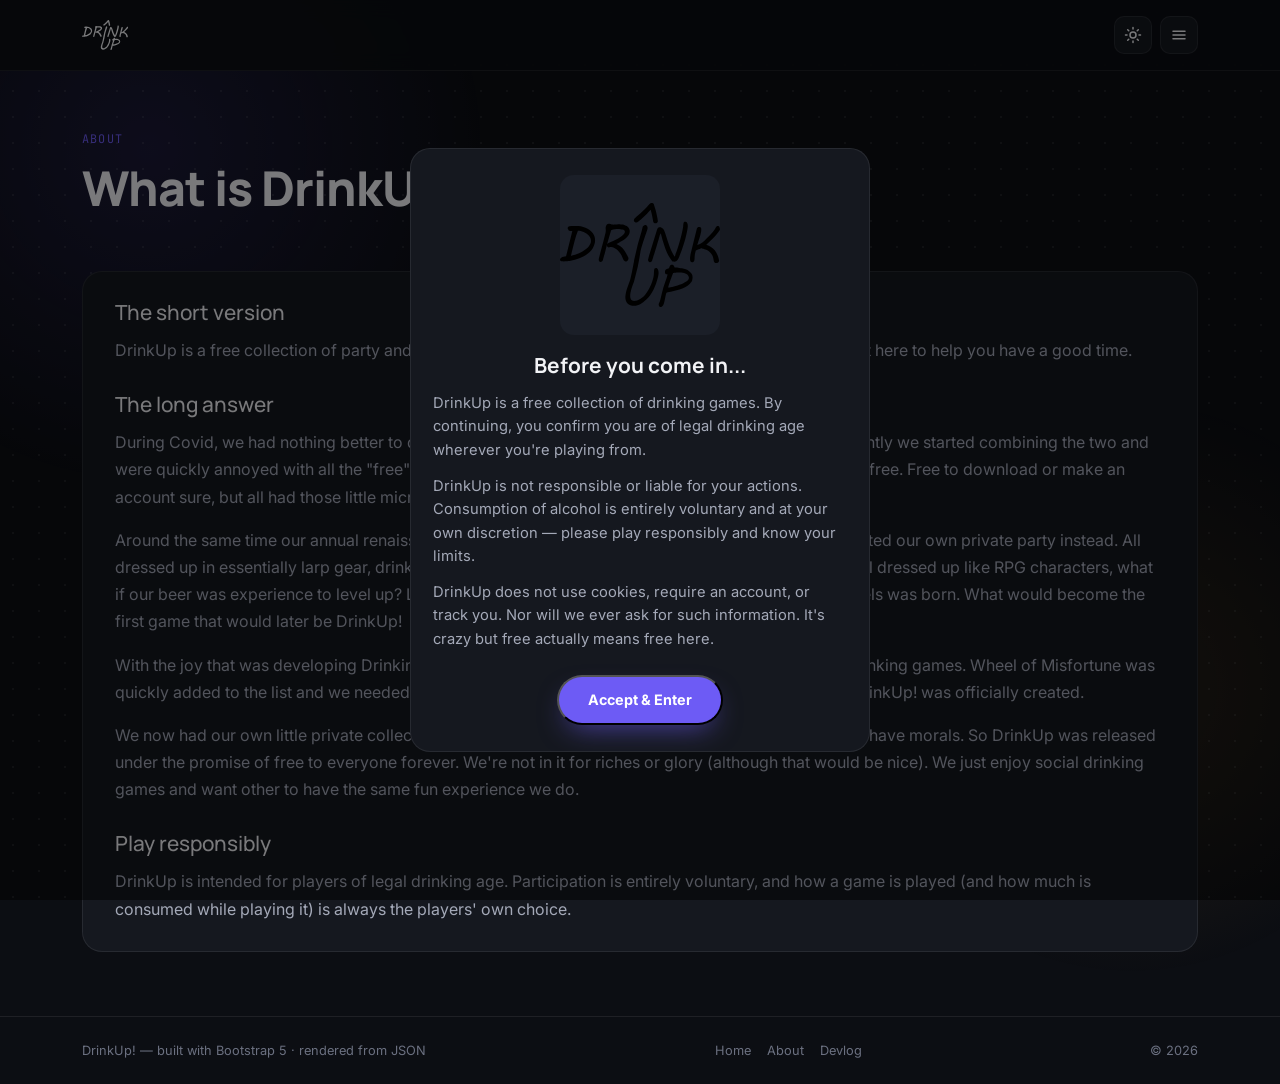
<file: about.html>
<!DOCTYPE html>
<html lang="en" data-theme="dark">
<head>
<meta charset="UTF-8">
<meta name="viewport" content="width=device-width, initial-scale=1, viewport-fit=cover">
<title>About — DrinkUp!</title>

<!-- Bootstrap 5 via jsDelivr -->
<link href="https://cdn.jsdelivr.net/npm/bootstrap@5.3.3/dist/css/bootstrap.min.css" rel="stylesheet">

<!-- Fonts -->
<link rel="preconnect" href="https://fonts.googleapis.com">
<link href="https://fonts.googleapis.com/css2?family=Manrope:wght@500;700;800&family=Inter:wght@400;500;600;700&family=JetBrains+Mono:wght@400;600&family=Cinzel:wght@600;700&family=MedievalSharp&family=Special+Elite&family=Bebas+Neue&family=Oswald:wght@500;600&family=Quicksand:wght@600;700&display=swap" rel="stylesheet">

<!-- Theme variables (base + specialty color themes) -->
<link href="themes/base.css" rel="stylesheet">
<link href="themes/luxury-bar/luxury-bar.css" rel="stylesheet">
<link href="themes/fantasy-tavern/fantasy-tavern.css" rel="stylesheet">
<link href="themes/dive-bar/dive-bar.css" rel="stylesheet">
<link href="themes/liquor-store/liquor-store.css" rel="stylesheet">
<link href="themes/brewery/brewery.css" rel="stylesheet">
<link href="themes/micro-brewery/micro-brewery.css" rel="stylesheet">

<!-- Holiday themes (placeholders — see scripts/theme.js for seasonal auto-default) -->
<link href="themes/halloween/halloween.css" rel="stylesheet">
<link href="themes/christmas/christmas.css" rel="stylesheet">
<link href="themes/st-paddy/st-paddy.css" rel="stylesheet">
<link href="themes/independence-day/independence-day.css" rel="stylesheet">
<link href="themes/new-year/new-year.css" rel="stylesheet">

<!-- Layout & component styles -->
<link href="styles/main.css" rel="stylesheet">

</head>
<body>

<div class="ambient-layer" id="ambientLayer" aria-hidden="true"></div>

<!-- ============ TOP BAR (injected by scripts/topbar.js) ============ -->
<div id="topbar-root"></div>

<!-- ============ HERO ============ -->
<section class="hero">
  <div class="container">
    <div class="hero-eyebrow font-mono">About</div>
    <h1 class="hero-title">What is DrinkUp?</h1>
  </div>
</section>

<!-- ============ CONTENT ============ -->
<section class="content-section">
  <div class="container">
    <div class="content-card">
      <h2>The short version</h2>
      <p>DrinkUp is a free collection of party and drinking games — No accounts, no installs, no ads. We're just here to help you have a good time.</p>

      <h2>The long answer</h2>
      <p>During Covid, we had nothing better to do than drink and play games online with friends. Almost instantly we started combining the two and were quickly annoyed with all the "free" online drinking games out there. Basically none of them were free. Free to download or make an account sure, but all had those little microtransactions everyone hates.</p>
      <p>Around the same time our annual renaissance festival got cancelled due to Covid. So naturally we hosted our own private party instead. All dressed up in essentially larp gear, drinking, having a wholesome time when an idea sparked. We're all dressed up like RPG characters, what if our beer was experience to level up? Like 5% abv is 5xp. Once the hangover wore off, Drinking Levels was born. What would become the first game that would later be DrinkUp!</p>
      <p>With the joy that was developing Drinking Levels, it didn't take much to create our own versions of drinking games. Wheel of Misfortune was quickly added to the list and we needed a new name since Drinking Levels didn't apply to this. Alas DrinkUp! was officially created.</p>
      <p>We now had our own little private collection of games we wanted to share with the world. But we also have morals. So DrinkUp was released under the promise of free to everyone forever. We're not in it for riches or glory (although that would be nice). We just enjoy social drinking games and want other to have the same fun experience we do.</p>

      <h2>Play responsibly</h2>
      <p>DrinkUp is intended for players of legal drinking age. Participation is entirely voluntary, and how a game is played (and how much is consumed while playing it) is always the players' own choice.</p>
    </div>
  </div>
</section>

<!-- ============ FOOTER (injected by scripts/footer.js) ============ -->
<div id="footer-root"></div>

<!-- Bootstrap JS via jsDelivr -->
<script src="https://cdn.jsdelivr.net/npm/bootstrap@5.3.3/dist/js/bootstrap.bundle.min.js"></script>

<!-- Game data, then utilities, then behavior, then init -->
<script defer src="GameData/games.js"></script>
<script defer src="scripts/utils.js"></script>
<script defer src="scripts/topbar.js"></script>
<script defer src="scripts/footer.js"></script>
<script defer src="scripts/theme.js"></script>
<script defer src="scripts/render.js"></script>
<script defer src="scripts/app.js"></script>

</body>
</html>
</file>
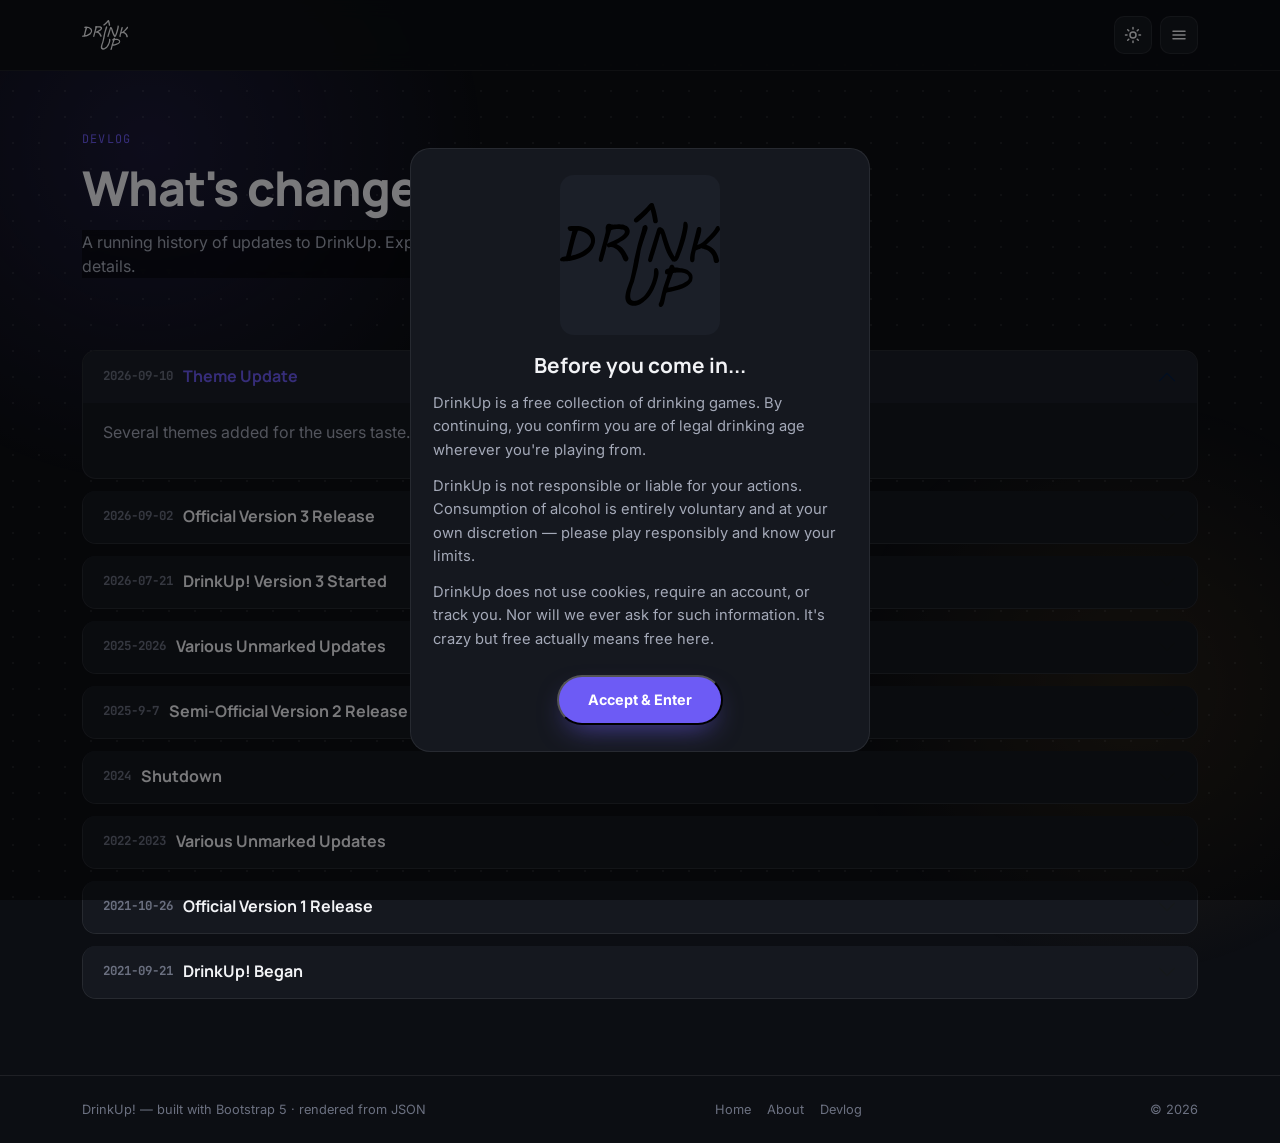
<file: devlog.html>
<!DOCTYPE html>
<html lang="en" data-theme="dark">
<head>
<meta charset="UTF-8">
<meta name="viewport" content="width=device-width, initial-scale=1, viewport-fit=cover">
<title>Devlog — DrinkUp!</title>

<!-- Bootstrap 5 via jsDelivr -->
<link href="https://cdn.jsdelivr.net/npm/bootstrap@5.3.3/dist/css/bootstrap.min.css" rel="stylesheet">

<!-- Fonts -->
<link rel="preconnect" href="https://fonts.googleapis.com">
<link href="https://fonts.googleapis.com/css2?family=Manrope:wght@500;700;800&family=Inter:wght@400;500;600;700&family=JetBrains+Mono:wght@400;600&family=Cinzel:wght@600;700&family=MedievalSharp&family=Special+Elite&family=Bebas+Neue&family=Oswald:wght@500;600&family=Quicksand:wght@600;700&display=swap" rel="stylesheet">

<!-- Theme variables (base + specialty color themes) -->
<link href="themes/base.css" rel="stylesheet">
<link href="themes/luxury-bar/luxury-bar.css" rel="stylesheet">
<link href="themes/fantasy-tavern/fantasy-tavern.css" rel="stylesheet">
<link href="themes/dive-bar/dive-bar.css" rel="stylesheet">
<link href="themes/liquor-store/liquor-store.css" rel="stylesheet">
<link href="themes/brewery/brewery.css" rel="stylesheet">
<link href="themes/micro-brewery/micro-brewery.css" rel="stylesheet">

<!-- Holiday themes (placeholders — see scripts/theme.js for seasonal auto-default) -->
<link href="themes/halloween/halloween.css" rel="stylesheet">
<link href="themes/christmas/christmas.css" rel="stylesheet">
<link href="themes/st-paddy/st-paddy.css" rel="stylesheet">
<link href="themes/independence-day/independence-day.css" rel="stylesheet">
<link href="themes/new-year/new-year.css" rel="stylesheet">

<!-- Layout & component styles -->
<link href="styles/main.css" rel="stylesheet">

</head>
<body>

<div class="ambient-layer" id="ambientLayer" aria-hidden="true"></div>

<!-- ============ TOP BAR (injected by scripts/topbar.js) ============ -->
<div id="topbar-root"></div>

<!-- ============ HERO ============ -->
<section class="hero">
  <div class="container">
    <div class="hero-eyebrow font-mono">Devlog</div>
    <h1 class="hero-title">What's changed</h1>
    <p class="hero-sub">A running history of updates to DrinkUp. Expand an entry for details.</p>
  </div>
</section>

<!-- ============ CONTENT ============ -->
<section class="content-section">
  <div class="container">
    <div class="accordion" id="devlogAccordion"></div>
  </div>
</section>

<!-- ============ FOOTER (injected by scripts/footer.js) ============ -->
<div id="footer-root"></div>

<!-- Bootstrap JS via jsDelivr -->
<script src="https://cdn.jsdelivr.net/npm/bootstrap@5.3.3/dist/js/bootstrap.bundle.min.js"></script>

<!-- Game data, then utilities, then behavior, then init -->
<script defer src="GameData/games.js"></script>
<script defer src="DevlogData/devlog.js"></script>
<script defer src="scripts/utils.js"></script>
<script defer src="scripts/topbar.js"></script>
<script defer src="scripts/footer.js"></script>
<script defer src="scripts/theme.js"></script>
<script defer src="scripts/render.js"></script>
<script defer src="scripts/app.js"></script>
<script defer src="scripts/devlog.js" onload="renderDevlog();"></script>

</body>
</html>
</file>
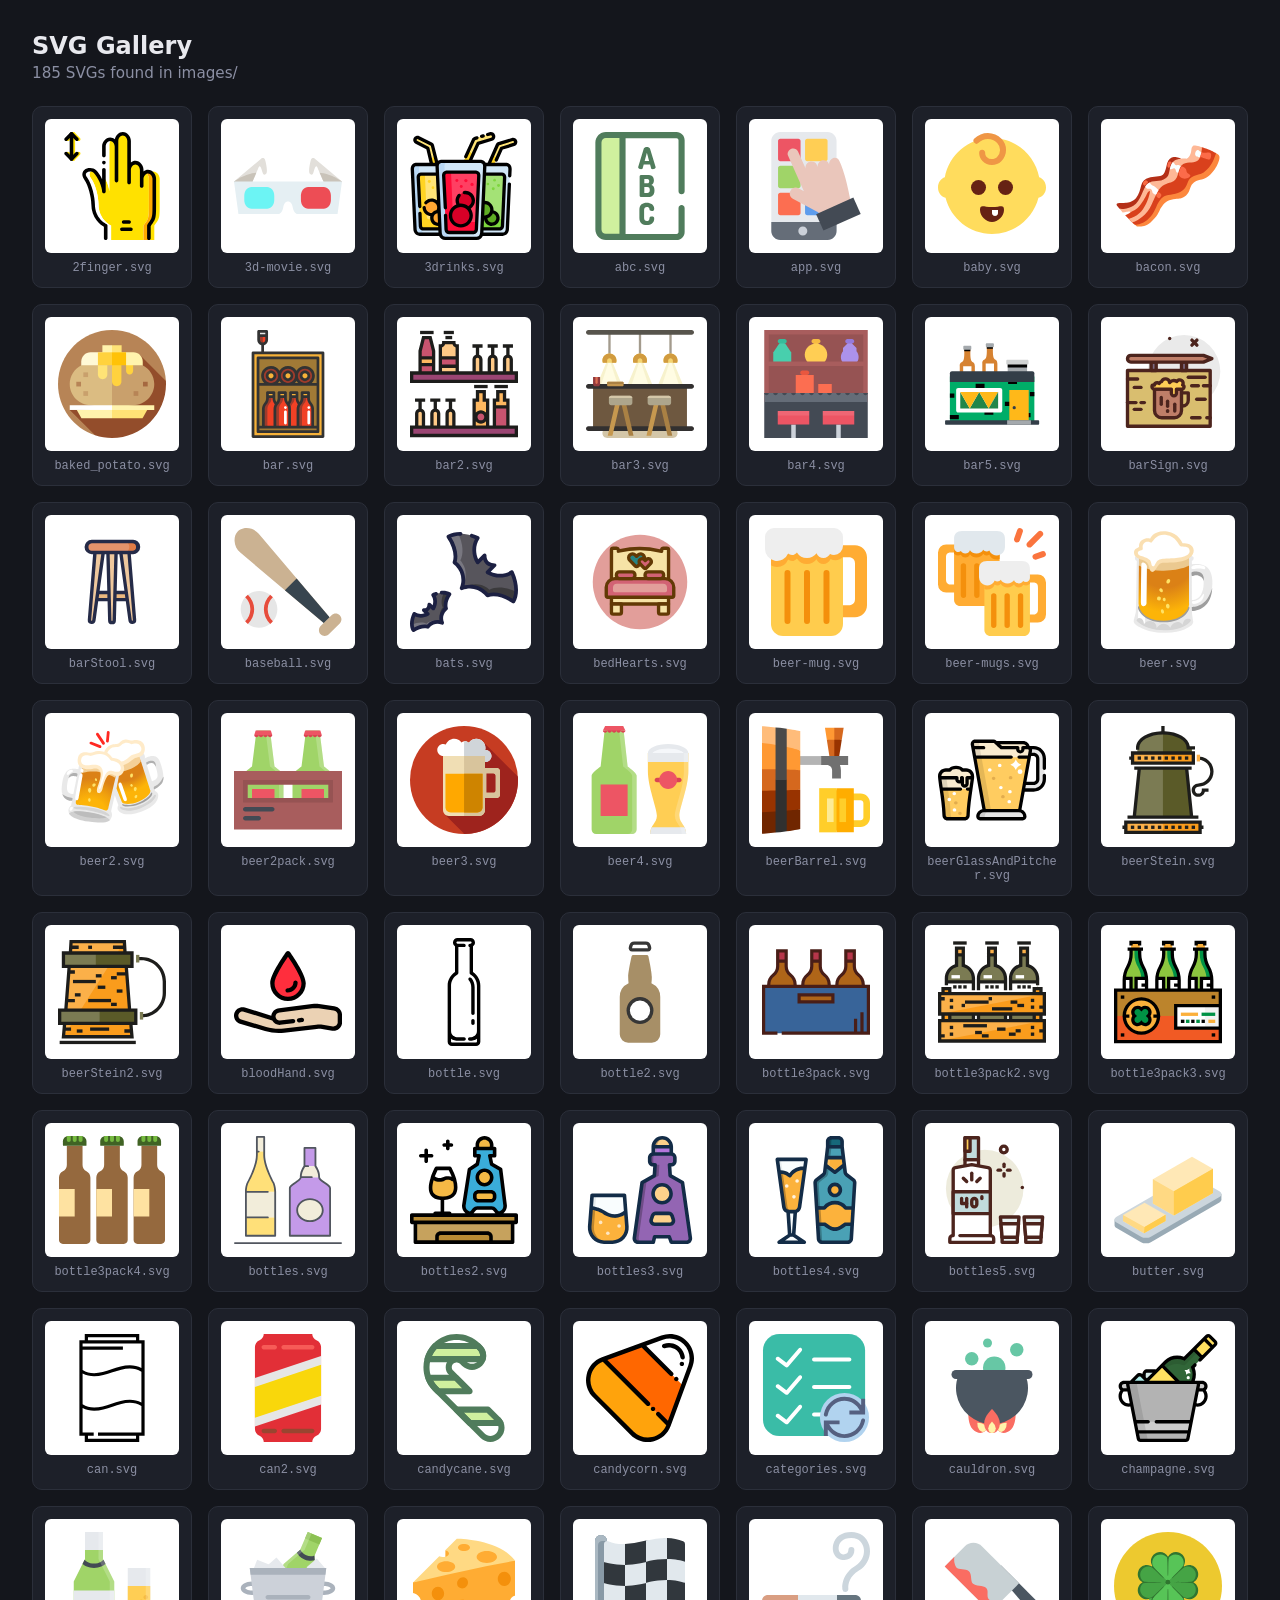
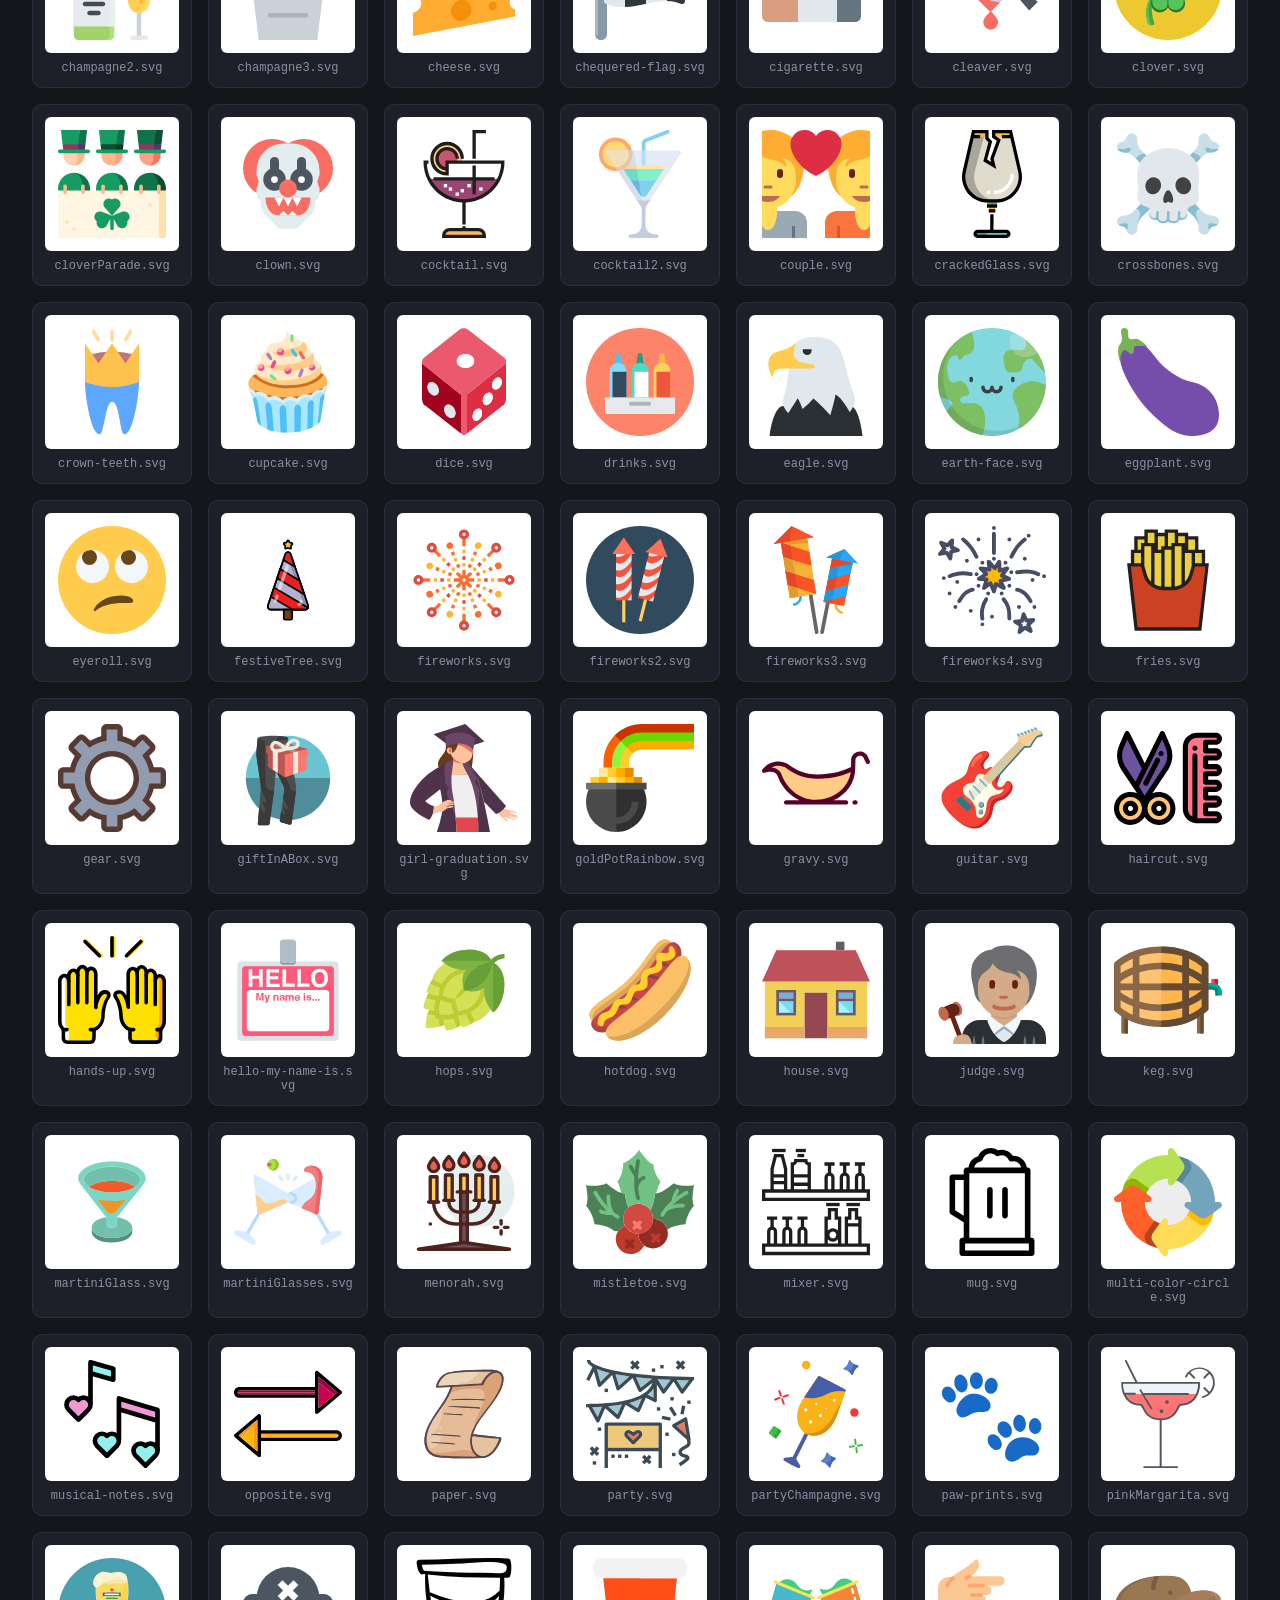
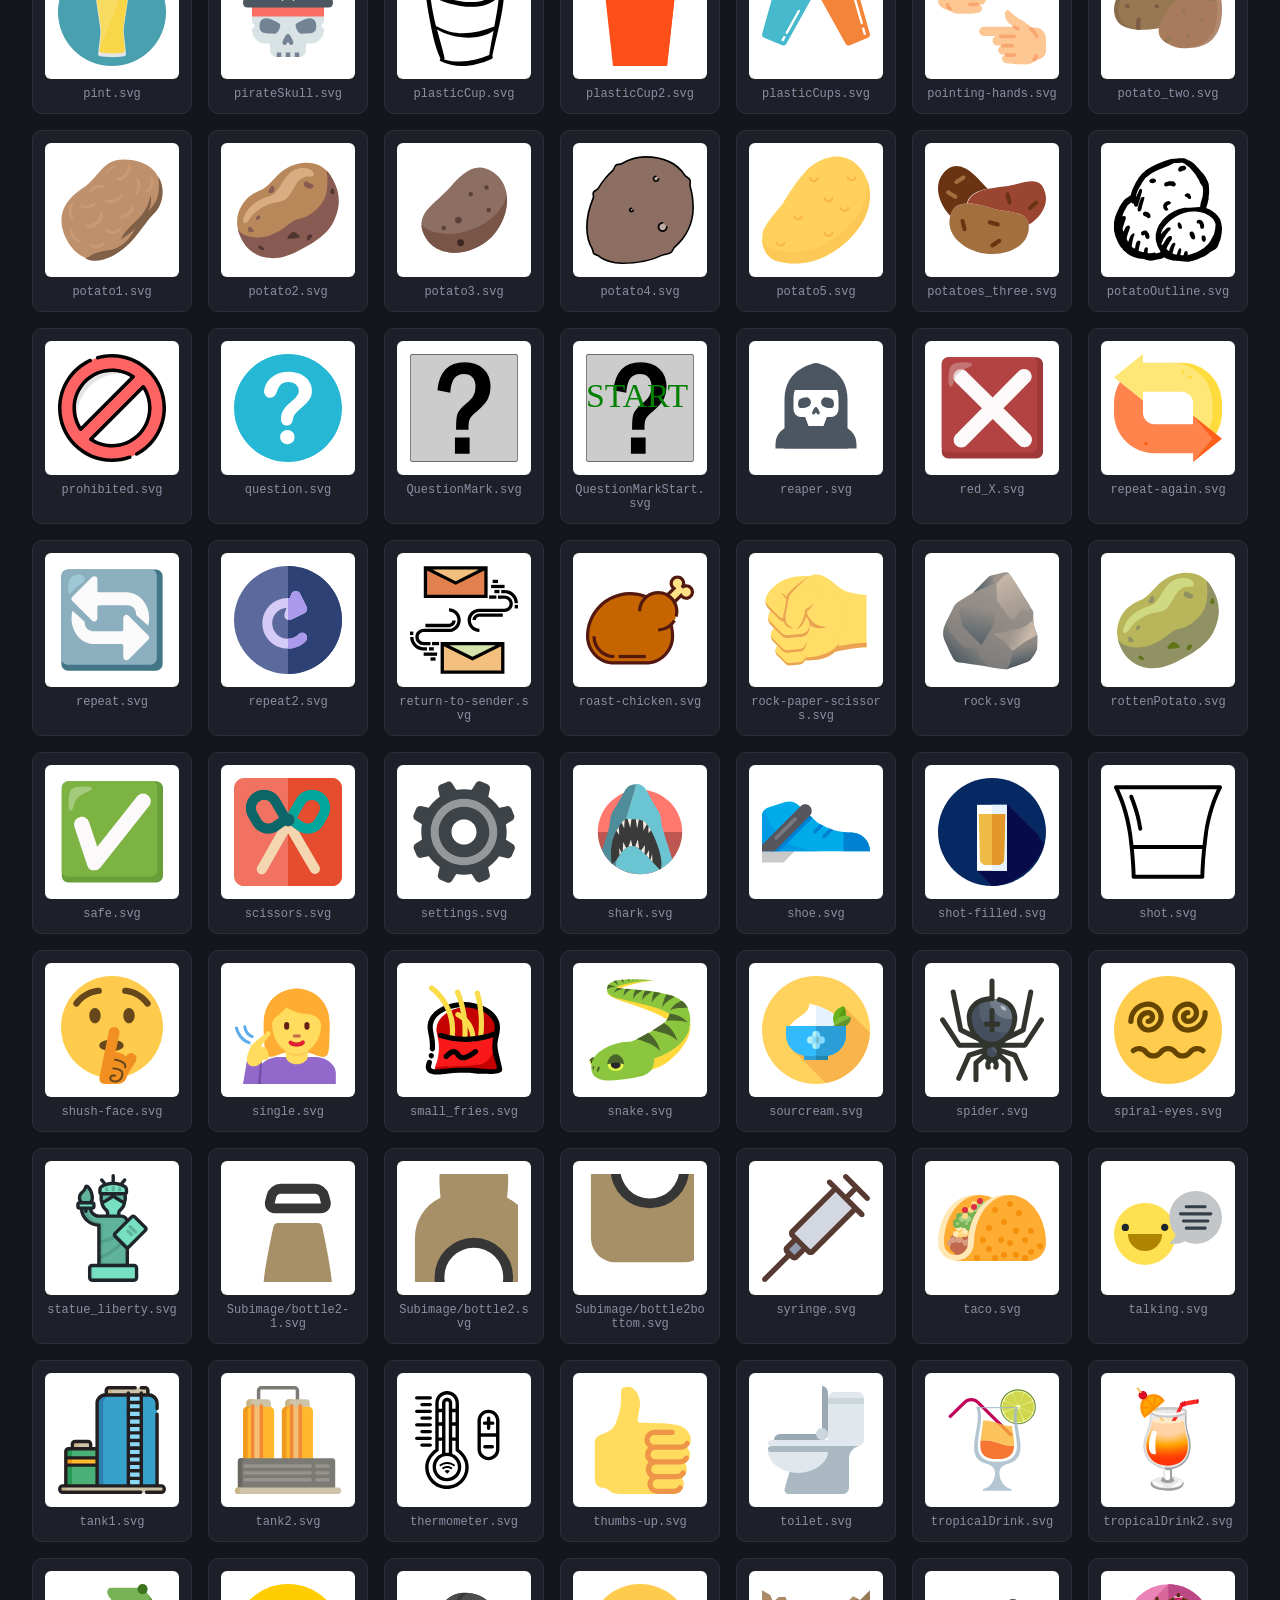
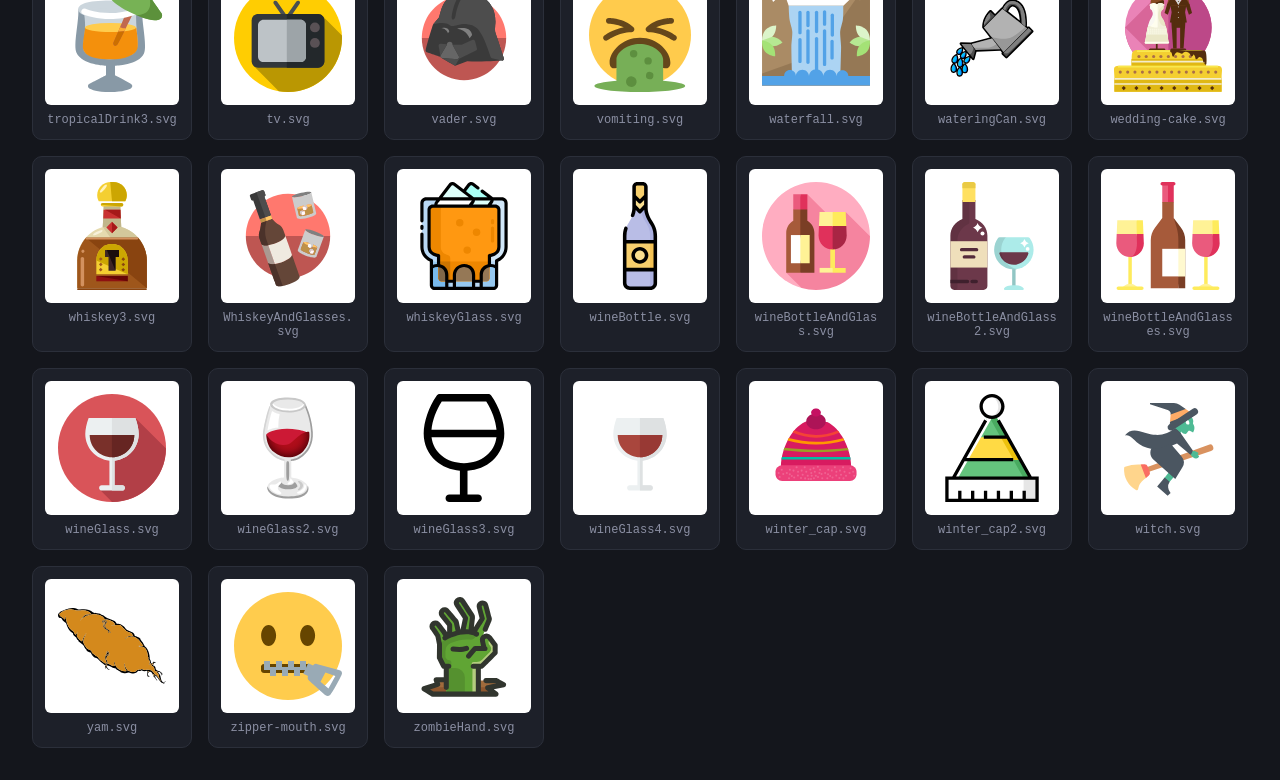
<file: svg-gallery.html>
<!DOCTYPE html>
<html lang="en">
<head>
<meta charset="UTF-8">
<meta name="viewport" content="width=device-width, initial-scale=1, viewport-fit=cover">
<title>SVG Gallery</title>

<style>
  :root{
    color-scheme: dark;
    --bg: #14161c;
    --card-bg: #1d2029;
    --border: #2b2f3a;
    --text: #e8e9ee;
    --muted: #8b8fa3;
    --accent: #6ea8fe;
  }
  *{ box-sizing: border-box; }
  body{
    margin: 0;
    padding: 2rem;
    background: var(--bg);
    color: var(--text);
    font-family: system-ui, -apple-system, "Segoe UI", Roboto, sans-serif;
  }
  h1{
    margin: 0 0 .25rem;
    font-size: 1.5rem;
  }
  #status{
    margin: 0 0 1.5rem;
    color: var(--muted);
    font-size: .95rem;
  }
  .grid{
    display: grid;
    grid-template-columns: repeat(auto-fill, minmax(140px, 1fr));
    gap: 1rem;
  }
  .card{
    background: var(--card-bg);
    border: 1px solid var(--border);
    border-radius: 10px;
    padding: .75rem;
    display: flex;
    flex-direction: column;
    gap: .5rem;
  }
  .thumb{
    aspect-ratio: 1 / 1;
    background: #fff;
    border-radius: 6px;
    display: flex;
    align-items: center;
    justify-content: center;
    overflow: hidden;
  }
  .thumb img{
    width: 80%;
    height: 80%;
    object-fit: contain;
  }
  .name{
    font-family: "JetBrains Mono", "Consolas", monospace;
    font-size: .75rem;
    color: var(--muted);
    word-break: break-all;
    text-align: center;
  }
  .notice{
    max-width: 60ch;
    background: var(--card-bg);
    border: 1px solid var(--border);
    border-left: 3px solid var(--accent);
    border-radius: 8px;
    padding: 1rem 1.25rem;
    line-height: 1.5;
  }
  .notice code{
    background: #0f1117;
    padding: .1rem .35rem;
    border-radius: 4px;
    font-family: "JetBrains Mono", "Consolas", monospace;
  }
</style>
</head>
<body>

<h1>SVG Gallery</h1>
<p id="status">Scanning images/&hellip;</p>
<div class="grid" id="grid"></div>

<script src="scripts/utils.js"></script>
<script>
async function crawl(url, rootUrl) {
  let entries;
  try {
    const res = await fetch(url);
    if (!res.ok) throw new Error(`HTTP ${res.status} for ${url}`);
    const html = await res.text();
    const doc = new DOMParser().parseFromString(html, "text/html");
    entries = [...doc.querySelectorAll("a[href]")].map(a => a.getAttribute("href"));
  } catch (err) {
    throw new Error(`Could not read directory listing for ${url}: ${err.message}`);
  }

  const svgs = [];
  const subdirCrawls = [];

  for (const href of entries) {
    if (!href || href.startsWith("?") || href.startsWith("#")) continue;
    const resolved = new URL(href, url);
    // Must be a strict descendant of the directory just listed — excludes
    // "Parent Directory" links, which every server emits and which would
    // otherwise resolve back up into rootUrl and recurse forever.
    if (!resolved.href.startsWith(url) || resolved.href === url) continue;

    if (resolved.href.endsWith("/")) {
      subdirCrawls.push(crawl(resolved.href, rootUrl));
    } else if (/\.svg$/i.test(resolved.pathname)) {
      svgs.push({
        path: decodeURIComponent(resolved.href.slice(rootUrl.length)),
        url: resolved.href
      });
    }
  }

  const nested = await Promise.all(subdirCrawls);
  return svgs.concat(...nested);
}

async function init() {
  const statusEl = document.getElementById("status");
  const gridEl = document.getElementById("grid");
  const rootUrl = new URL("images/Icons/", window.location.href).href;

  let svgs;
  try {
    svgs = await crawl(rootUrl, rootUrl);
  } catch (err) {
    gridEl.remove();
    statusEl.innerHTML = "";
    const notice = document.createElement("div");
    notice.className = "notice";
    notice.innerHTML =
      "Couldn't read the <code>images/Icons/</code> folder listing. This page needs Apache's directory " +
      "listing (mod_autoindex) enabled for that folder — it won't work opened directly as a <code>file://</code> page, " +
      "and Apache serves listings as 403 Forbidden by default.<br><br>" +
      "A <code>.htaccess</code> with <code>Options +Indexes</code> is already included in " +
      "<code>images/Icons/</code> for this. If it's still not working, check that your Apache vhost/site config " +
      "allows <code>.htaccess</code> overrides there (<code>AllowOverride Indexes</code> or " +
      "<code>AllowOverride All</code>), then reload the page.";
    statusEl.replaceWith(notice);
    return;
  }

  svgs.sort((a, b) => a.path.localeCompare(b.path));

  statusEl.textContent = `${svgs.length} SVG${svgs.length === 1 ? "" : "s"} found in images/`;

  if (svgs.length === 0) {
    gridEl.innerHTML = "";
    return;
  }

  gridEl.innerHTML = svgs.map(svg => `
    <div class="card">
      <div class="thumb"><img src="${escapeHtml(svg.url)}" alt="${escapeHtml(svg.path)}" loading="lazy"></div>
      <div class="name">${escapeHtml(svg.path)}</div>
    </div>
  `).join("");
}

init();
</script>
</body>
</html>
</file>
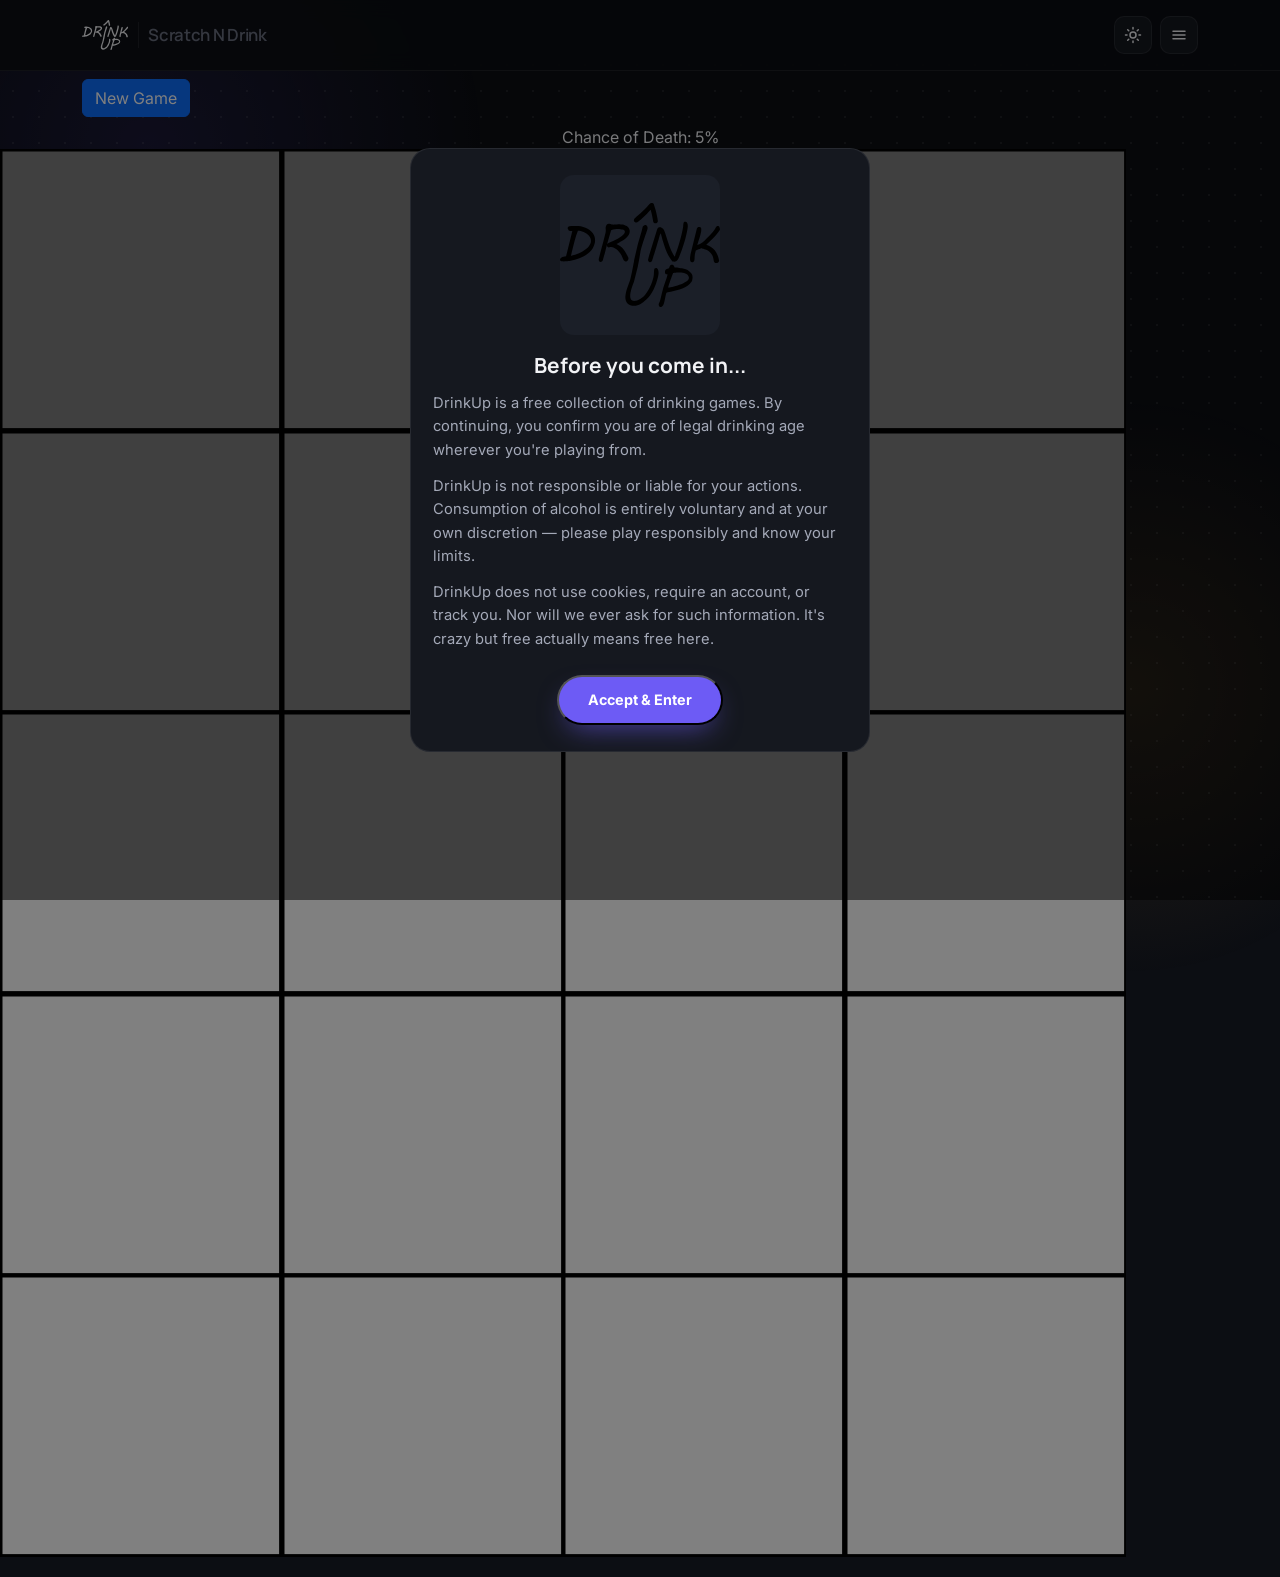
<file: Games/ScratchNDrink/index_old.html>
<html>
<head>
	<meta charset="utf-8">
	<meta http-equiv="X-UA-Compatible" content="IE=edge">
	<meta name="viewport" content="width=device-width, initial-scale=1">
	<meta name="description" content="">
	<meta name="keywords" content="">
	<meta name="author" content="">
	<title>Scratch N' Drink</title>
		<!-- Bootstrap 5 via jsDelivr -->
<link href="https://cdn.jsdelivr.net/npm/bootstrap@5.3.3/dist/css/bootstrap.min.css" rel="stylesheet">

<!-- Fonts -->
<link rel="preconnect" href="https://fonts.googleapis.com">
<link href="https://fonts.googleapis.com/css2?family=Manrope:wght@500;700;800&family=Inter:wght@400;500;600;700&family=JetBrains+Mono:wght@400;600&family=Cinzel:wght@600;700&family=MedievalSharp&family=Special+Elite&family=Bebas+Neue&family=Oswald:wght@500;600&family=Quicksand:wght@600;700&display=swap" rel="stylesheet">

<!-- Theme variables (base + specialty color themes) -->
<link href="/themes/base.css" rel="stylesheet">
<link href="/themes/luxury-bar/luxury-bar.css" rel="stylesheet">
<link href="/themes/fantasy-tavern/fantasy-tavern.css" rel="stylesheet">
<link href="/themes/dive-bar/dive-bar.css" rel="stylesheet">
<link href="/themes/liquor-store/liquor-store.css" rel="stylesheet">
<link href="/themes/brewery/brewery.css" rel="stylesheet">
<link href="/themes/micro-brewery/micro-brewery.css" rel="stylesheet">

<!-- Layout & component styles -->
<link href="/styles/main.css" rel="stylesheet">
	<style>
		body {
			padding-bottom: 20px;
			overscroll-behavior: contain;
		}
		/*
		.modal {
			display: none; 
			position: fixed; 
			z-index: 1; 
			left: 0px;
			top: 0px;
			width: 100vw; 
			/*height: 100vh; 
			overflow: auto; 
			background-color: rgb(245,245,245); 
		}*/
	
		.modal-vis {
			display: block;
		}*/
	</style>
	
</head>
<body>
	<div class="ambient-layer" id="ambientLayer" aria-hidden="true"></div>
	<!-- Fixed navbar -->
	<div id="topbar-root"></div>


    <nav class="navbar navbar-default" style="margin-bottom: 0px;">
      <div class="container">
			<button onclick="NewCard()" class="btn btn-primary">New Game</button>
        </div>
      </div>
    </nav>

	<!-- Content -->
	<div class="container">
		<div id="GameStats">
			<div class="text-center" id="perc-crossbones">Chance of Death: 100%</div>

		</div>
	</div>
	<div id="GameBoard"></div>


	<div class="modal fade" id="gameHowToPlayModal" tabindex="-1" aria-labelledby="gameHowToPlayModalLabel" aria-hidden="true">
		<div class="modal-dialog modal-dialog-centered modal-dialog-scrollable">
			<div class="modal-content">
				<div class="modal-header">
					<h5 class="modal-title" id="gameHowToPlayModalLabel">How To Play</h5>
					<button type="button" class="btn-close" data-bs-dismiss="modal" aria-label="Close"></button>
				</div>
				<div class="modal-body">
					<p><b><u>REQUIRES TOUCH SCREEN DEVICE</u></b></p>
					<p>Take turns revealing tiles by scratching off the grey with your finger and do what they say. Beware the skull and bones. You have to take the punishment if you reveal that.</p>
					<p>Punishments can be anything to the imagination of the players and each player can have a different punishment. Popular punishments include taking a shot, getting sharpied or becoming the beer bitch.</p>
					<h1>Image Key:</h1>
					<div class="container">
						<div class="row border panel panel-primary">
							<div class="col-12">
								<image class="float-start" src="/images/Icons/beer.svg" height="100px" width="100px"></image>
								<h2 class="h2">Drink 1</h2>
							</div>
						</div>
						<div class="row border panel panel-primary">
							<div class="col-12">
								<image class="float-start" src="/images/Icons/beer2.svg" height="100px" width="100px"></image>
								<h2 class="align-middle">Drink 2</h2>
							</div>
						</div>
						<div class="row border panel panel-primary">
							<div class="col-12">
								<image class="float-start" src="/images/Icons/safe.svg" height="100px" width="100px"></image>
								<h2 class="h2">Safe (do nothing)</h2>
							</div>
						</div>
						<div class="row border panel panel-primary">
							<div class="col-12">
								<image class="float-start" src="/images/Icons/repeat.svg" height="100px" width="100px"></image>
								<h2 class="h2">Go Again</h2>
							</div>
						</div>
						<div class="row border panel panel-primary">
							<div class="col-12">
								<image class="float-start" src="/images/Icons/crossbones.svg" height="100px" width="100px"></image>
								<h2 class="h2">Take The Punishment</h2>
							</div>
						</div>
					</div>
				</div>
				<div class="modal-footer">
					<button type="button" class="btn btn-secondary" data-bs-dismiss="modal">Close</button>
				</div>
			</div>
		</div>
	</div>

	<div class="modal fade" id="gameSettingsModal" tabindex="-1" aria-labelledby="gameSettingsModalLabel" aria-hidden="true">
		<div class="modal-dialog modal-dialog-centered modal-dialog-scrollable">
			<div class="modal-content">
				<div class="modal-header">
					<h5 class="modal-title" id="gameSettingsModalLabel">Settings</h5>
					<button type="button" class="btn-close" data-bs-dismiss="modal" aria-label="Close"></button>
				</div>
				<div class="modal-body">
					<p>Adjust the number of each type of scratch off.</p>
		<p><b>Too many options may cause issues with scrolling.</b> Use the purposeful whitespace on the right hand side of the screen to scroll to avoid accidentally scratching off a tile.</p>
		
		<label for="sliderbeer" class="form-label">Drink 1: </label><label for="sliderbeer" class="form-label">8</label>
		<input type="range" class="form-range settingsSlider" id="sliderbeer" min="0" max="10" value="8" oninput='UpdateSliderLabel(event)'>
		
		<label for="sliderbeer2" class="form-label">Drink 2: </label><label for="sliderbeer2" class="form-label">4</label>
		<input type="range" class="form-range settingsSlider" id="sliderbeer2" min="0" max="10" value="4" oninput='UpdateSliderLabel(event)'>
		
		<label for="slidersafe" class="form-label">Safe: </label><label for="slidersafe" class="form-label">5</label>
		<input type="range" class="form-range settingsSlider" id="slidersafe" min="0" max="10" value="5" oninput='UpdateSliderLabel(event)'>
		
		<label for="sliderrepeat" class="form-label">Repeat: </label><label for="sliderrepeat" class="form-label">5</label>
		<input type="range" class="form-range settingsSlider" id="sliderrepeat" min="0" max="10" value="2" oninput='UpdateSliderLabel(event)'>
		
		<label for="slidercrossbones" class="form-label">Crossbones: </label><label for="slidercrossbones" class="form-label">1</label>
		<input type="range" class="form-range settingsSlider" id="slidercrossbones" min="0" max="10" value="1" oninput='UpdateSliderLabel(event)'>
				
				</div>
				<div class="modal-footer">
					<button type="button" class="btn btn-secondary" data-bs-dismiss="modal">Close</button>
				</div>
			</div>
		</div>
	</div>
	

	<script src="https://ajax.googleapis.com/ajax/libs/jquery/3.6.0/jquery.min.js"></script>
	<!-- Bootstrap JS via jsDelivr -->
<script src="https://cdn.jsdelivr.net/npm/bootstrap@5.3.3/dist/js/bootstrap.bundle.min.js"></script>

<!-- Game data, then utilities, then behavior, then init -->
<script defer src="/GameData/games.js"></script>
<script defer src="/scripts/utils.js"></script>
<script defer src="/scripts/topbar.js"></script>
<script defer src="/scripts/theme.js"></script>
<script defer src="/scripts/render.js"></script>
<script defer src="/scripts/app.js"></script>
	<script src="https://code.jquery.com/jquery-1.12.4.min.js" integrity="sha384-nvAa0+6Qg9clwYCGGPpDQLVpLNn0fRaROjHqs13t4Ggj3Ez50XnGQqc/r8MhnRDZ" crossorigin="anonymous"></script>
	<!--<script src="../../scripts/bootstrap.min.js"></script> -->
	<div id="modalLogin-placeholder"></div>
	<script>
		var options = [];
	window.onload = (event) => {
		NewCard();
		UpdatePercent();
	}

	
	function StartDraw(e){
		e.preventDefault = true;
		var svg = e.srcElement.closest("svg");
		var drawGroup = svg.children[0].children[0];
		var offsetX = svg.getBoundingClientRect().x;
		var offsetY = svg.getBoundingClientRect().y;

		let imgSrc = e.target.parentElement.children[2].href.baseVal;
		if (drawGroup.children.length == 0){
			options.splice(options.indexOf(imgSrc.substring(13).replace(".svg", "")), 1);
			UpdatePercent();
		}

		var drawLine = '<circle cx="' + (e.touches[0].clientX - offsetX) + '" cy="' + (e.touches[0].clientY - offsetY) + '" r="25" />';
		drawGroup.innerHTML += drawLine;
	}
	
	function StopDraw(e){
		e.preventDefault = false;
		var svg = e.srcElement.closest("svg");
		var drawGroup = svg.children[0].children[0];
		drawLine = "";
	}
	
	function Drawing(e){
		e.preventDefault();
		var svg = e.srcElement.closest("svg");
		var drawGroup = svg.children[0].children[0];
		var offsetX = svg.getBoundingClientRect().x;
		var offsetY = svg.getBoundingClientRect().y;

		drawLine = '<circle cx="' + (e.touches[0].clientX - offsetX) + '" cy="' + (e.touches[0].clientY - offsetY) + '" r="25" />';
		drawGroup.innerHTML += drawLine;
		
		
		if(svg.children[0].children[0].children.length > 20){
			drawLine = '<rect width="100%" height="100%" />'
			drawGroup.innerHTML += drawLine;
			//remove event listener here
		}
	}
	
	/*
	svg.addEventListener("touchmove", function (e) {
		e.preventDefault();
		var offsetX = svg.getBoundingClientRect().x;
		var offsetY = svg.getBoundingClientRect().y;
		drawLine = '<circle cx="' + (e.touches[0].clientX - offsetX) + '" cy="' + (e.touches[0].clientY - offsetY) + '" r="25" />';
		drawGroup.innerHTML += drawLine;
	}, false);
	*/
	
	function ToggleModal(mod){
		var togMod = document.getElementById(mod);
		togMod.classList.toggle("modal-vis");
	}
		
	function NewCard(){
		options = [];
		let sliders = document.getElementsByClassName("settingsSlider");
		for(let s = 0; s < sliders.length; s++){
			let img = sliders[s].id.replace('slider', '');
			for(let ss = 0; ss < sliders[s].value; ss++){
				options.push(img);
			}
		}
		var repeatNum = [];
		
		document.getElementById("GameBoard").innerHTML = "";
		for (let i=1; i <= options.length; i++){
			var randNum = RandomNum(0, options.length);
			var stopRepeat = false;
			
			while(!stopRepeat){
				if(!repeatNum.includes(randNum)){
					document.getElementById("GameBoard").innerHTML += '<svg width="22vw" height="22vw" ontouchstart="StartDraw(event)" ontouchend="StopDraw(event)" ontouchmove="Drawing(event)">' +
																		'<defs><clipPath id="drawGroup' + i + '"></clipPath></defs><rect x="0" y="0" width="22vw" height="22vw" stroke="black" fill="gray" stroke-width="5" opacity="1" /><image href="/images/Icons/' + options[randNum] + '.svg" height="100%" width="100%" clip-path="url(#drawGroup' + i + ')" />' +
																		'</svg>';

					
					//document.getElementById("svg" + i).innerHTML = '<defs><clipPath id="drawGroup' + i + '"></clipPath></defs><rect x="0" y="0" width="22vw" height="22vw" stroke="black" fill="gray" stroke-width="5" opacity="1" /><image href="' + options[randNum] + '.svg" height="100%" width="100%" clip-path="url(#drawGroup' + i + ')" />';
					
					
					repeatNum[i] = randNum;
					stopRepeat = true;
				}
				else {
					var randNum = RandomNum(0, options.length);
					stopRepeat = false;
				}
			}	
		}
		UpdatePercent();
	}
	function RandomNum(min, max) { // min and max included 
			return Math.floor(Math.random() * (max - min) + min)
		};
		
	function UpdateSliderLabel(e){
		var sliderVal = e.srcElement.value;
		e.srcElement.labels[1].innerText = '   ' + sliderVal;
	}
	function UpdatePercent(){
		const counts = groupAndCount(options);
		$("#perc-beer").text(nanToZero(Math.trunc(counts["beer"] / options.length * 100)) + "%");
		$("#perc-beer2").text(nanToZero(Math.trunc(counts["beer2"] / options.length * 100)) + "%");
		$("#perc-safe").text(nanToZero(Math.trunc(counts["safe"] / options.length * 100)) + "%");
		$("#perc-repeat").text(nanToZero(Math.trunc(counts["repeat"] / options.length * 100)) + "%");
		$("#perc-crossbones").text("Chance of Death: " + nanToZero(Math.trunc(counts["crossbones"] / options.length * 100)) + "%");
	}

	function groupAndCount(arr) {
      if (!Array.isArray(arr)) {
        throw new TypeError("Input must be an array.");
    	}

		return arr.reduce((acc, value) => {
			const key = String(value);
			acc[key] = (acc[key] || 0) + 1;
			return acc;
		}, Object.create(null));
	}
	
	function nanToZero(value) {
		return isNaN(value) ? 0 : value;
	}
	</script>
</body>
</html>
</file>
<file: themes/base.css>
:root{
  --radius-lg: 20px;
  --radius-md: 14px;
  --radius-sm: 10px;
  --font-display: 'Manrope', sans-serif;
}

/* ---------- Dark theme (default) ---------- */
:root, :root[data-theme="dark"]{
  --bg: #0c0e13;
  --surface: #15181f;
  --surface-2: #1b1f28;
  --surface-hover: #20242f;
  --border: rgba(255,255,255,0.08);
  --border-strong: rgba(255,255,255,0.14);
  --text: #f2f3f6;
  --text-soft: #a4a9b8;
  --text-dim: #6b7080;
  --shadow-color: rgba(0,0,0,0.45);
  --shadow-elevated: 0 20px 45px -20px rgba(0,0,0,0.55);
  --overlay-tint: rgba(255,255,255,0.02);
  --filter-bright: brightness(0.65);
}

/* ---------- Light theme ---------- */
:root[data-theme="light"]{
  --bg: #f6f7f9;
  --surface: #ffffff;
  --surface-2: #f1f2f6;
  --surface-hover: #eceef3;
  --border: rgba(15,17,23,0.09);
  --border-strong: rgba(15,17,23,0.15);
  --text: #14161c;
  --text-soft: #565c6c;
  --text-dim: #8b90a0;
  --shadow-color: rgba(30,34,48,0.10);
  --shadow-elevated: 0 24px 48px -24px rgba(30,34,48,0.22);
  --overlay-tint: rgba(15,17,23,0.015);
  --filter-bright: brightness(1);
}

/* ---------- Shared accent palette (theme-independent) ---------- */
:root{
  --accent: #6d5bf5;
  --amber: #d9911f;
  --success: #1fa971;
}
:root[data-theme="dark"]{ --amber: #e5a53a; }

*{ scrollbar-color: var(--accent) var(--bg); }
</file>
<file: themes/luxury-bar/luxury-bar.css>
:root[data-color-theme="luxury-bar"][data-theme="dark"]{
  --bg: #0e0d0c;
  --surface: #171513;
  --surface-2: #1f1c19;
  --surface-hover: #272320;
  --border: rgba(201,162,74,0.16);
  --border-strong: rgba(201,162,74,0.28);
  --text: #f5efe2;
  --text-soft: #cabfa6;
  --text-dim: #8c8171;
  --shadow-elevated: 0 24px 48px -22px rgba(0,0,0,0.6);
  --accent: #c9a24a;
  --amber: #c9a24a;
  --font-display: 'Cinzel', serif;
}

:root[data-color-theme="luxury-bar"][data-theme="light"]{
  --bg: #f6f3e9;
  --surface: #fffdf6;
  --surface-2: #eee7d5;
  --surface-hover: #e4dac1;
  --border: rgba(201,162,74,0.16);
  --border-strong: rgba(201,162,74,0.28);
  --text: #4b3300;
  --text-soft: #684900;
  --text-dim: #b19d80;
  --shadow-elevated: 0 24px 48px -22px rgba(0,0,0,0.6);
  --accent: #c9a24a;
  --amber: #c9a24a;
  --font-display: 'Cinzel', serif;
}
</file>
<file: themes/fantasy-tavern/fantasy-tavern.css>
:root[data-color-theme="fantasy-tavern"][data-theme="light"]{
  --bg: #f6f3e9;
  --surface: #fffdf6;
  --surface-2: #eee7d5;
  --surface-hover: #e4dac1;
  --border: rgba(214,158,89,0.2);
  --border-strong: rgba(214,158,89,0.32);
  --text: #523500;
  --text-soft: #5a4520;
  --text-dim: #bb9657;
  --shadow-elevated: 0 24px 48px -22px rgba(20,10,0,0.6);
  --accent: #c97a2f;
  --amber: #e0a53e;
  --font-display: 'MedievalSharp', cursive;
}


:root[data-color-theme="fantasy-tavern"][data-theme="dark"]{
  --bg: #1c130c;
  --surface: #241a10;
  --surface-2: #2c2013;
  --surface-hover: #362819;
  --border: rgba(214,158,89,0.2);
  --border-strong: rgba(214,158,89,0.32);
  --text: #f2e2c4;
  --text-soft: #d3b788;
  --text-dim: #a08a63;
  --shadow-elevated: 0 24px 48px -22px rgba(20,10,0,0.6);
  --accent: #c97a2f;
  --amber: #e0a53e;
  --font-display: 'MedievalSharp', cursive;
}
</file>
<file: themes/dive-bar/dive-bar.css>
:root[data-color-theme="dive-bar"]{
  --bg: #0b0b0d;
  --surface: #17161a;
  --surface-2: #1f1d22;
  --surface-hover: #28252b;
  --border: rgba(255,255,255,0.1);
  --border-strong: rgba(255,255,255,0.2);
  --text: #ece9ea;
  --text-soft: #aba5a9;
  --text-dim: #746f73;
  --shadow-elevated: 0 24px 48px -22px rgba(0,0,0,0.65);
  --accent: #d63b4a;
  --amber: #dba13a;
  --font-display: 'Special Elite', monospace;
}
</file>
<file: themes/liquor-store/liquor-store.css>
:root[data-color-theme="liquor-store"]{
  --bg: #faf6ee;
  --surface: #ffffff;
  --surface-2: #f2eadb;
  --surface-hover: #e9dfca;
  --border: rgba(30,15,5,0.1);
  --border-strong: rgba(30,15,5,0.2);
  --text: #201408;
  --text-soft: #56412c;
  --text-dim: #8b7355;
  --shadow-elevated: 0 24px 48px -24px rgba(40,20,5,0.22);
  --accent: #c81e2c;
  --amber: #cf9a34;
  --font-display: 'Bebas Neue', sans-serif;
}
</file>
<file: themes/brewery/brewery.css>
:root[data-color-theme="brewery"]{
  --bg: #12100c;
  --surface: #1a1712;
  --surface-2: #221d16;
  --surface-hover: #2b241a;
  --border: rgba(196,130,58,0.18);
  --border-strong: rgba(196,130,58,0.3);
  --text: #f1ece1;
  --text-soft: #c9b89b;
  --text-dim: #93805f;
  --shadow-elevated: 0 24px 48px -22px rgba(0,0,0,0.6);
  --accent: #c4823a;
  --amber: #d99a4e;
  --font-display: 'Oswald', sans-serif;
}
</file>
<file: themes/micro-brewery/micro-brewery.css>
:root[data-color-theme="micro-brewery"][data-theme="light"]{
  --bg: #f6f3e9;
  --surface: #fffdf6;
  --surface-2: #eee7d5;
  --surface-hover: #e4dac1;
  --border: rgba(55,50,20,0.12);
  --border-strong: rgba(55,50,20,0.2);
  --text: #282614;
  --text-soft: #57523a;
  --text-dim: #877f63;
  --shadow-elevated: 0 24px 48px -24px rgba(50,45,15,0.2);
  --accent: #5c7a3f;
  --amber: #c98f3a;
  --font-display: 'Quicksand', sans-serif;
}


/* ---------- Dark theme (default) ---------- */
:root[data-color-theme="micro-brewery"][data-theme="dark"]{
  --bg: #0c0e13;
  --surface: #15181f;
  --surface-2: #1b1f28;
  --surface-hover: #20242f;
  --border: rgba(255,255,255,0.08);
  --border-strong: rgba(255,255,255,0.14);
  --text: #f2f3f6;
  --text-soft: #57523a;
  --text-dim: #877f63;
  --shadow-color: rgba(0,0,0,0.45);
  --shadow-elevated: 0 20px 45px -20px rgba(0,0,0,0.55);
  --overlay-tint: rgba(255,255,255,0.02);
  --filter-bright: brightness(0.65);
    --accent: #5c7a3f;
  --amber: #c98f3a;
  --font-display: 'Quicksand', sans-serif;

}
</file>
<file: themes/halloween/halloween.css>
:root[data-color-theme="halloween"][data-theme="dark"]{
  --bg: #0d0a12;
  --surface: #17121f;
  --surface-2: #1f1829;
  --surface-hover: #281f34;
  --border: rgba(255,140,0,0.16);
  --border-strong: rgba(255,140,0,0.3);
  --text: #f3ead6;
  --text-soft: #c9a876;
  --text-dim: #8a6f4e;
  --shadow-elevated: 0 24px 48px -22px rgba(0,0,0,0.7);
  --accent: #ff7518;
  --amber: #8b3fd1;
  --font-display: 'MedievalSharp', cursive;
}

:root[data-color-theme="halloween"][data-theme="light"]{
  --bg: #919191;
  --surface: #a5a0af;
  --surface-2: #6a6670;
  --surface-hover: #281f34;
  --border: rgba(255,140,0,0.16);
  --border-strong: rgba(255,140,0,0.3);
  --text: #572700;
  --text-soft: #643c00;
  --text-dim: #8a6f4e;
  --shadow-elevated: 0 24px 48px -22px rgba(0,0,0,0.7);
  --accent: #ff7518;
  --amber: #8b3fd1;
  --font-display: 'MedievalSharp', cursive;
}
</file>
<file: themes/christmas/christmas.css>
:root[data-color-theme="christmas"][data-theme="dark"]{
  --bg: #0c1410;
  --surface: #131f19;
  --surface-2: #1a2a21;
  --surface-hover: #24382c;
  --border: rgba(208,49,58,0.18);
  --border-strong: rgba(208,49,58,0.3);
  --text: #f3f6f2;
  --text-soft: #cfe0d3;
  --text-dim: #7fa088;
  --shadow-elevated: 0 24px 48px -22px rgba(0,0,0,0.6);
  --accent: #d0313a;
  --amber: #d4af37;
  --font-display: 'Cinzel', serif;
}


:root[data-color-theme="christmas"][data-theme="light"]{
  --bg: #d2ffe9;
  --surface: #a1e0a6;
  --surface-2: #abffa3;
  --surface-hover: #24382c;
  --border: rgba(201, 0, 10, 0.459);
  --border-strong: rgba(155, 0, 8, 0.527);
  --text: #1a6102;
  --text-soft: #013b0f;
  --text-dim: #b63838;
  --shadow-elevated: 0 24px 48px -22px rgba(0,0,0,0.6);
  --accent: #ab000a;
  --amber: #d4af37;
  --font-display: 'Cinzel', serif;
}
</file>
<file: themes/st-paddy/st-paddy.css>
:root[data-color-theme="st-paddy"][data-theme="dark"]{
  --bg: #0a140d;
  --surface: #0f1f14;
  --surface-2: #15291a;
  --surface-hover: #1c3422;
  --border: rgba(35,163,90,0.18);
  --border-strong: rgba(35,163,90,0.3);
  --text: #f1f7ee;
  --text-soft: #bfe0c6;
  --text-dim: #74a482;
  --shadow-elevated: 0 24px 48px -22px rgba(0,0,0,0.6);
  --accent: #23a35a;
  --amber: #d4af37;
  --font-display: 'Special Elite', monospace;
}

:root[data-color-theme="st-paddy"][data-theme="light"]{
  --bg: #d0ffdf;
  --surface: #639b74;
  --surface-2: #068124;
  --surface-hover: #1c3422;
  --border: rgba(35,163,90,0.18);
  --border-strong: rgba(35,163,90,0.3);
  --text: #0b2200;
  --text-soft: #003b0d;
  --text-dim: #74a482;
  --shadow-elevated: 0 24px 48px -22px rgba(0,0,0,0.6);
  --accent: #16753f;
  --amber: #d4af37;
  --font-display: 'Special Elite', monospace;
}
</file>
<file: themes/independence-day/independence-day.css>
:root[data-color-theme="independence-day"][data-theme="dark"]{
  --bg: #0a1020;
  --surface: #101a30;
  --surface-2: #16223d;
  --surface-hover: #1e2d4d;
  --border: rgba(255,255,255,0.14);
  --border-strong: rgba(255,255,255,0.24);
  --text: #f5f7fb;
  --text-soft: #b9c4dd;
  --text-dim: #7c88a8;
  --shadow-elevated: 0 24px 48px -22px rgba(0,0,10,0.6);
  --accent: #d1373f;
  --amber: #3f6fd1;
  --font-display: 'Bebas Neue', sans-serif;
}


:root[data-color-theme="independence-day"][data-theme="light"]{
  --bg: #d8d8d8;
  --surface: #acacac;
  --surface-2: #5f6063;
  --surface-hover: #707070;
  --border: rgba(255,255,255,0.14);
  --border-strong: rgba(255,255,255,0.24);
  --text: #9c0000;
  --text-soft: #0041da;
  --text-dim: #5582ff;
  --shadow-elevated: 0 24px 48px -22px rgba(0,0,10,0.6);
  --accent: #94030a;
  --amber: #3f6fd1;
  --font-display: 'Bebas Neue', sans-serif;
}
</file>
<file: themes/new-year/new-year.css>
:root[data-color-theme="new-year"][data-theme="dark"]{
  --bg: #0a0a0d;
  --surface: #141318;
  --surface-2: #1c1a22;
  --surface-hover: #26232c;
  --border: rgba(212,175,55,0.16);
  --border-strong: rgba(212,175,55,0.3);
  --text: #f7f5ee;
  --text-soft: #d8cfa8;
  --text-dim: #96875a;
  --shadow-elevated: 0 24px 48px -22px rgba(0,0,0,0.65);
  --accent: #d4af37;
  --amber: #c0c0c8;
  --font-display: 'Oswald', sans-serif;
}

:root[data-color-theme="new-year"][data-theme="light"]{
  --bg: #f6e5ff;
  --surface: #8050b4;
  --surface-2: #69388a;
  --surface-hover: #26232c;
  --border: rgba(212,175,55,0.16);
  --border-strong: rgba(212,175,55,0.3);
  --text: #9b7900;
  --text-soft: #ccb034;
  --text-dim: #c7ab58;
  --shadow-elevated: 0 24px 48px -22px rgba(0,0,0,0.65);
  --accent: #d4af37;
  --amber: #c0c0c8;
  --font-display: 'Oswald', sans-serif;
}
</file>
<file: styles/main.css>
body{
  background: var(--bg);
  color: var(--text);
  font-family: 'Inter', sans-serif;
  min-height: 100vh;
  transition: background-color .25s ease, color .25s ease;
  position: relative;
}

/* Soft drifting glow, low behind everything */
body::before{
  content:"";
  position: fixed;
  inset: -10%;
  z-index: -2;
  pointer-events: none;
  background:
    radial-gradient(560px 560px at 18% 22%, color-mix(in srgb, var(--accent) 16%, transparent), transparent 60%),
    radial-gradient(480px 480px at 82% 72%, color-mix(in srgb, var(--amber) 12%, transparent), transparent 60%);
  animation: bgDrift 32s ease-in-out infinite alternate;
}

/* Subtle scrolling dot-grid texture */
body::after{
  content:"";
  position: fixed;
  inset: 0;
  z-index: -2;
  pointer-events: none;
  background-image: radial-gradient(circle, var(--border-strong) 1px, transparent 1px);
  background-size: 26px 26px;
  opacity: 0.55;
  animation: gridPan 55s linear infinite;
}

@keyframes bgDrift{
  0%{ transform: translate(0,0) scale(1); }
  50%{ transform: translate(-2.5%, 3%) scale(1.05); }
  100%{ transform: translate(3%, -2.5%) scale(1.02); }
}
@keyframes gridPan{
  from{ background-position: 0 0; }
  to{ background-position: 260px 130px; }
}

/* Floating ambient icons - theme-aware (beer mugs, sparkles, embers, etc.) */
.ambient-layer{
  position: fixed;
  inset: 0;
  z-index: -1;
  overflow: hidden;
  pointer-events: none;
}
.ambient-icon{
  position: absolute;
  top: var(--icon-top, 50%);
  left: 0;
  font-size: var(--icon-size, 2rem);
  line-height: 1;
  opacity: 0;
  animation: floatAcross var(--icon-duration, 26s) linear infinite;
  animation-delay: var(--icon-delay, 0s);
  will-change: transform, opacity;
  width: var(--icon-size, 200px);
  height: var(--icon-size, 200px);
}
:root[data-color-theme="default"] .ambient-icon{
  color: var(--accent);
  filter: blur(1px);
}
:root:not([data-color-theme="default"]) .ambient-icon{
  filter: drop-shadow(0 4px 10px rgba(0,0,0,0.25));
}
@keyframes floatAcross{
  0%{ transform: translate(-10vw, 0) rotate(-4deg); opacity: 0; }
  8%{ opacity: var(--icon-opacity, 0.3); }
  50%{ transform: translate(55vw, -22px) rotate(3deg); }
  92%{ opacity: var(--icon-opacity, 0.3); }
  100%{ transform: translate(115vw, 10px) rotate(-3deg); opacity: 0; }
}

/* Gentle pulse on the brand mark for a touch of life */
@keyframes gentlePulse{
  0%, 100%{ box-shadow: 0 0 0 0 color-mix(in srgb, var(--accent) 40%, transparent); }
  50%{ box-shadow: 0 0 0 7px color-mix(in srgb, var(--accent) 0%, transparent); }
}

.font-display{ font-family: 'Manrope', sans-serif; }
.font-mono{ font-family: 'JetBrains Mono', monospace; }

@media (prefers-reduced-motion: reduce){
  *{ transition: none !important; animation: none !important; }
}
.reduce-motion, .reduce-motion *{
  transition: none !important;
  animation: none !important;
}

/* ---------- Top bar ---------- */
.topbar{
  border-bottom: 1px solid var(--border);
  background: color-mix(in srgb, var(--bg) 88%, transparent);
  backdrop-filter: blur(10px);
  position: sticky; top:0; z-index: 40;
}
.brand{
  font-family: var(--font-display), sans-serif;
  font-weight: 800;
  font-size: 1.05rem;
  letter-spacing: -0.3px;
  color: var(--text);
  display:flex; align-items:center;
}
.brand .mark{
  display:inline-flex; align-items:center; justify-content:center;
  width: 30px; height: 30px;
  border-radius: 9px;
  background: var(--accent);
  color: #fff;
  font-size: 0.95rem;
  margin-right: 10px;
  animation: gentlePulse 3s ease-in-out infinite;
}
.brand-logo-link{
  display: flex;
  align-items: center;
  line-height: 0;
}
.brand-logo{
  height: 30px;
  width: auto;
  display: block;
}
.brand-game-name:not(:empty){
  margin-left: 0.6rem;
  padding-left: 0.6rem;
  border-left: 1px solid var(--border);
  color: var(--text-dim);
  font-weight: 600;
}
.ticker{
  color: var(--text-dim);
  font-size: 0.74rem;
  letter-spacing: 0.4px;
}
.ticker strong{ color: var(--text-soft); font-weight: 600; }

.icon-btn{
  background: var(--surface);
  border: 1px solid var(--border);
  color: var(--text);
  width: 38px; height: 38px;
  border-radius: var(--radius-sm);
  display:flex; align-items:center; justify-content:center;
  transition: border-color .15s, background-color .15s;
}
.icon-btn:hover, .icon-btn:focus{
  border-color: var(--border-strong);
  background: var(--surface-hover);
  color: var(--text);
}
.icon-btn svg{ width: 18px; height: 18px; }
.icon-btn.menu-btn::after{ display:none !important; }
.icon-btn:disabled, .form-check-input:disabled{
  opacity: 0.35;
  cursor: not-allowed;
  pointer-events: none;
}

#themeToggle .icon-sun,
#themeToggle .icon-moon{ display:none; }
:root[data-theme="dark"] #themeToggle .icon-sun{ display:block; }
:root[data-theme="light"] #themeToggle .icon-moon{ display:block; }

.nav-dropdown-menu{
  background: var(--surface);
  border: 1px solid var(--border);
  border-radius: var(--radius-md);
  padding: 0.5rem;
  width: 268px;
  box-shadow: var(--shadow-elevated);
  margin-top: 0.6rem !important;
}
.nav-dropdown-menu .dropdown-header{
  color: var(--text-dim);
  font-family: 'JetBrains Mono', monospace;
  font-size: 0.66rem;
  letter-spacing: 0.8px;
  text-transform: uppercase;
  padding: 0.5rem 0.6rem 0.3rem;
}
.nav-dropdown-menu .dropdown-item{
  color: var(--text-soft);
  border-radius: 8px;
  padding: 0.55rem 0.6rem;
  font-size: 0.9rem;
}
.nav-dropdown-menu .dropdown-item:hover,
.nav-dropdown-menu .dropdown-item:focus{
  background: var(--surface-2);
  color: var(--text);
}
.nav-dropdown-menu .dropdown-divider{ border-color: var(--border); margin: 0.4rem 0; }
.nav-dropdown-menu .dropdown-item-text{ padding: 0.4rem 0.6rem; }

.settings-row{
  display:flex; align-items:center; justify-content:space-between;
  color: var(--text-soft);
  font-size: 0.86rem;
}
.settings-row-column{
  display:flex; flex-direction:column; align-items:stretch; gap: 0.4rem;
}
.theme-select{
  background: var(--surface-2);
  border: 1px solid var(--border);
  color: var(--text);
  border-radius: var(--radius-sm);
  padding: 0.45rem 0.6rem;
  font-size: 0.84rem;
  font-family: 'Inter', sans-serif;
  width: 100%;
  cursor: pointer;
}
.theme-select:focus{
  outline: none;
  border-color: var(--accent);
  box-shadow: 0 0 0 3px color-mix(in srgb, var(--accent) 18%, transparent);
}
.form-switch .form-check-input{
  background-color: var(--surface-2);
  border-color: var(--border-strong);
  width: 2.4em; height: 1.3em;
  cursor: pointer;
}
.form-switch .form-check-input:checked{
  background-color: var(--accent);
  border-color: var(--accent);
}
.form-switch .form-check-input:focus{
  box-shadow: 0 0 0 3px color-mix(in srgb, var(--accent) 20%, transparent);
  border-color: var(--accent);
}

/* mini icon carousel in dropdown */
.nav-icon-carousel{ padding: 0.3rem 1.6rem; }
.nav-icon-row{
  display:flex;
  gap: 0.5rem;
  justify-content: center;
  padding: 0.2rem 0;
}
.nav-icon-btn{
  width: 42px; height: 42px;
  border-radius: var(--radius-sm);
  background: var(--surface-2);
  border: 1px solid color-mix(in srgb, var(--accent-cat, var(--accent)) 32%, var(--border));
  overflow: hidden;
  padding: 0;
  transition: transform .15s ease, border-color .15s ease;
}
.nav-icon-btn img{
  width: 100%; height: 100%;
  /*object-fit: cover;*/
  display: block;
}
.nav-icon-btn:hover{
  transform: translateY(-2px);
  border-color: var(--accent-cat, var(--accent));
}
.nav-icon-carousel .carousel-control-prev,
.nav-icon-carousel .carousel-control-next{ width: 1.6rem; opacity: 0.8; }
.nav-car-arrow{ font-size: 1.3rem; color: var(--text-soft); }
.nav-icon-carousel .carousel-control-prev:hover .nav-car-arrow,
.nav-icon-carousel .carousel-control-next:hover .nav-car-arrow{ color: var(--accent); }

/* ---------- Hero ---------- */
.hero{ padding: 3.75rem 0 2.25rem; }
.hero-eyebrow{
  font-family: 'JetBrains Mono', monospace;
  font-size: 0.74rem;
  letter-spacing: 1.2px;
  text-transform: uppercase;
  color: var(--accent);
  margin-bottom: 0.7rem;
}
.hero-title{
  font-family: var(--font-display), sans-serif;
  font-weight: 800;
  font-size: clamp(1.9rem, 4.6vw, 3rem);
  line-height: 1.15;
  letter-spacing: -1px;
  margin: 0;
  color: var(--text);
}
.hero-sub{
  color: var(--text-soft);
  max-width: 48ch;
  margin-top: 0.9rem;
  font-size: 1rem;
  background-color: var(--shadow-color);
  backdrop-filter: blur(3px);
}

/* ---------- Category chips ---------- */
.chip-row{ margin-top: 1.15rem; }
.chip{
  font-family: 'Inter', sans-serif;
  font-size: 0.82rem;
  font-weight: 500;
  padding: 0.42rem 0.95rem;
  border-radius: 999px;
  border: 1px solid var(--border);
  background: var(--surface);
  color: var(--text-soft);
  cursor: pointer;
  transition: all .15s ease;
  user-select: none;
}
.chip:hover{ border-color: var(--border-strong); color: var(--text); }
.chip.active{
  background: var(--accent-cat, var(--accent));
  border-color: var(--accent-cat, var(--accent));
  color: #fff;
  font-weight: 600;
}

/* ---------- Game grid / cards ---------- */
.grid-section{ padding: 1.25rem 0 4rem; }

.game-card{
  position: relative;
  background: var(--surface);
  border: 1px solid var(--border);
  border-radius: var(--radius-lg);
  padding: 0;
  height: 100%;
  display: flex;
  flex-direction: column;
  transition: transform .18s ease, box-shadow .18s ease, border-color .18s ease;
  cursor: pointer;
  overflow: hidden;
}
.game-card:focus-visible{ outline: 2px solid var(--accent); outline-offset: 3px; }
.game-card:hover, .game-card:focus-visible{
  transform: translateY(-4px);
  border-color: var(--border-strong);
  box-shadow: var(--shadow-elevated);
}

/* The cover image is the card's main focal point */
.card-image-wrap{
  position: relative;
  width: 100%;
  aspect-ratio: 4 / 3;
  overflow: hidden;
  background: var(--surface-2);
  border-bottom: 3px solid var(--accent-cat, var(--accent));
}
.card-image{
  width: 100%;
  height: 100%;
  /*object-fit: cover;*/
  display: block;
  transition: transform .35s ease;
}
.game-card:hover .card-image{ transform: scale(1.05); }

.card-body{
  padding: 1.1rem 1.3rem 1.3rem;
  display: flex;
  flex-direction: column;
  flex-grow: 1;
}

.card-title{
  font-family: var(--font-display), sans-serif;
  font-size: 1.05rem;
  font-weight: 700;
  margin-bottom: 0.35rem;
  color: var(--text);
}
.card-desc{
  color: var(--text-soft);
  font-size: 0.87rem;
  line-height: 1.55;
  flex-grow: 1;
  margin-bottom: 1.1rem;
}

.card-tags{
  display:flex; flex-wrap: wrap; gap: 0.4rem;
  margin-bottom: 0.8rem;
}
.tag-pill{
  font-size: 0.68rem;
  font-weight: 600;
  padding: 0.22rem 0.6rem;
  border-radius: 999px;
  color: var(--accent-cat, var(--accent));
  background: color-mix(in srgb, var(--accent-cat, var(--accent)) 14%, var(--surface-2));
}

.card-meta{
  display:flex; align-items:center; justify-content: flex-start;
  font-size: 0.72rem;
  color: var(--text-dim);
  margin-bottom: 1rem;
}

.card-cta{
  display:flex; align-items:center; justify-content:center; gap:0.4rem;
  background: var(--surface-2);
  border: 1px solid var(--border);
  color: var(--text);
  border-radius: 999px;
  padding: 0.55rem 1rem;
  font-size: 0.82rem;
  font-weight: 600;
  transition: background .2s, color .2s, border-color .2s;
}
.game-card:hover .card-cta, .game-card:focus-visible .card-cta{
  background: var(--accent-cat, var(--accent));
  border-color: var(--accent-cat, var(--accent));
  color: #fff;
}

.featured-badge{
  position:absolute; top: 0.8rem; right: 0.8rem;
  z-index: 2;
  background: color-mix(in srgb, var(--amber) 88%, transparent);
  color: #1a1200;
  font-size: 0.66rem;
  font-weight: 700;
  letter-spacing: 0.3px;
  padding: 0.28rem 0.6rem;
  border-radius: 999px;
  text-transform: uppercase;
  box-shadow: 0 6px 16px -4px rgba(0,0,0,0.35);
}

/* ---------- Empty state ---------- */
.empty-state{ text-align:center; padding: 4rem 1rem; color: var(--text-dim); display:none; }
.empty-state .glyph{ font-size: 2.2rem; margin-bottom: 1rem; opacity: 0.6; }

/* ---------- Game detail modal / carousel ---------- */
.modal-content{
  background: var(--surface);
  border: 1px solid var(--border);
  border-radius: var(--radius-lg);
  overflow: hidden;
}
#gameModal .modal-header{ padding: 0.9rem 1rem 0; }
:root[data-theme="dark"] #gameModal .btn-close{
  filter: invert(1) grayscale(1) brightness(2);
  opacity: 0.75;
}
#gameModal .btn-close:hover{ opacity: 1; }

#gameCarousel .carousel-item{ padding: 0.5rem 3.2rem 2.4rem; min-height: 420px; }
.modal-game-detail{ position: relative; text-align: center; max-width: 460px; margin: 0 auto; padding-top: 0.25rem; }
.modal-game-detail .featured-badge{ position: absolute; top: 0.6rem; right: calc(50% - 190px); }
.modal-game-image-wrap{
  width: 100%;
  max-width: 380px;
  aspect-ratio: 16 / 10;
  margin: 0 auto 1.2rem;
  border-radius: var(--radius-md);
  overflow: hidden;
  border-bottom: 4px solid var(--accent-cat, var(--accent));
  box-shadow: var(--shadow-elevated);
}
.modal-game-image{ width: 100%; height: 100%; /*object-fit: cover;*/ display: block; }
.modal-game-title{ font-family: var(--font-display), sans-serif; font-size: 1.45rem; font-weight: 700; margin-bottom: 0.6rem; }
.modal-game-tags{
  display:flex; flex-wrap: wrap; gap: 0.4rem;
  justify-content: center;
  margin-bottom: 0.7rem;
}
.modal-game-meta{
  display:flex; align-items:center; justify-content:center; gap: 0.9rem;
  font-size: 0.76rem; color: var(--text-dim); margin-bottom: 1.1rem;
}
.modal-game-desc{ color: var(--text-soft); font-size: 0.98rem; line-height: 1.65; margin-bottom: 1.6rem; overflow-y: auto; height:20vh;}
.modal-game-actions{ margin-bottom: 1rem; }
.btn-play-full{
  display:inline-flex; align-items:center; justify-content:center; gap:0.6rem;
  background: var(--accent-cat, var(--accent));
  color: #fff;
  border-radius: 999px;
  padding: 0.75rem 1.8rem;
  font-weight: 700;
  font-size: 0.9rem;
  text-decoration: none;
  box-shadow: 0 12px 28px -10px color-mix(in srgb, var(--accent-cat, var(--accent)) 60%, transparent);
  transition: transform .15s ease;
}
.btn-play-full:hover{ transform: translateY(-2px); color: #fff; }
.modal-game-progress{ color: var(--text-dim); font-size: 0.72rem; letter-spacing: 0.5px; }

/* ---------- Legal / age gate modal ---------- */
#legalGateModal .modal-dialog{ max-width: 460px; }
.legal-gate-body{ text-align: center; padding: 1.6rem 1.4rem; }
.legal-gate-logo{
  width: 160px;
  height: 160px;
  margin: 0 auto 1.1rem;
  display: flex;
  align-items: center;
  justify-content: center;
  border-radius: var(--radius-md);
  background: var(--surface-2);
}
.legal-gate-logo img{ width: 100%; height: 100%; }
.legal-gate-title{ font-family: var(--font-display), sans-serif; font-size: 1.3rem; font-weight: 700; margin-bottom: 0.9rem; }
.legal-gate-text{ color: var(--text-soft); font-size: 0.92rem; line-height: 1.6; text-align: left; margin-bottom: 1.5rem; }
.legal-gate-text p{ margin-bottom: 0.75rem; }
.legal-gate-text p:last-child{ margin-bottom: 0; }

#gameCarousel .carousel-control-prev,
#gameCarousel .carousel-control-next{ width: 3rem; opacity: 0.9; }
#gameCarousel .carousel-control-prev-icon,
#gameCarousel .carousel-control-next-icon{
  background-color: var(--surface-2);
  border: 1px solid var(--border);
  border-radius: 50%;
  padding: 1.1rem;
  background-size: 50%, 50%;
}
:root[data-theme="light"] #gameCarousel .carousel-control-prev-icon,
:root[data-theme="light"] #gameCarousel .carousel-control-next-icon{ filter: invert(1); }

/* ---------- Static content pages (About / Devlog) ---------- */
.content-section{ padding: 1.25rem 0 4rem; }
.content-card{
  background: var(--surface);
  border: 1px solid var(--border);
  border-radius: var(--radius-lg);
  padding: 1.75rem 2rem;
  color: var(--text-soft);
  line-height: 1.7;
}
.content-card h2{
  font-family: var(--font-display), sans-serif;
  color: var(--text);
  font-size: 1.3rem;
  margin: 1.75rem 0 0.75rem;
}
.content-card h2:first-child{ margin-top: 0; }
.content-card p{ margin-bottom: 1rem; }
.content-card p:last-child{ margin-bottom: 0; }

/* Devlog accordion, themed to match dark/light + color themes */
.accordion-item{
  background: var(--surface);
  border: 1px solid var(--border);
  border-radius: var(--radius-md) !important;
  margin-bottom: 0.75rem;
  overflow: hidden;
}
.accordion-button{
  background: var(--surface);
  color: var(--text);
  font-family: var(--font-display), sans-serif;
  font-weight: 700;
}
.accordion-button:not(.collapsed){
  background: var(--surface-2);
  color: var(--accent);
  box-shadow: none;
}
.accordion-button:focus{ box-shadow: 0 0 0 2px var(--accent); }
.accordion-button::after{ filter: var(--filter-bright); }
.accordion-body{ color: var(--text-soft); line-height: 1.7; }
.devlog-date{
  font-family: 'JetBrains Mono', monospace;
  font-size: 0.78rem;
  color: var(--text-dim);
  margin-right: 0.65rem;
}

/* ---------- Footer ---------- */
footer{
  border-top: 1px solid var(--border);
  padding: 1.5rem 0;
  color: var(--text-dim);
  font-size: 0.8rem;
}
footer a{ color: var(--text-dim); text-decoration: none; }
footer a:hover{ color: var(--text); text-decoration: underline; }
.footer-links{ display: flex; gap: 1rem; }

@media (max-width: 575.98px){
  .hero{ padding: 2.25rem 0 1.5rem; }
  .chip-row{ display:flex; flex-wrap:nowrap; overflow-x:auto; gap:0.5rem; padding-bottom:0.35rem; }
  .chip-row::-webkit-scrollbar{ height:4px; }
  #gameCarousel .carousel-item{ padding: 0.5rem 2.4rem 2rem; min-height: 460px; }
  .modal-game-detail .featured-badge{ right: 0.4rem; }
  .nav-dropdown-menu{ width: 240px; }
}
</file>
